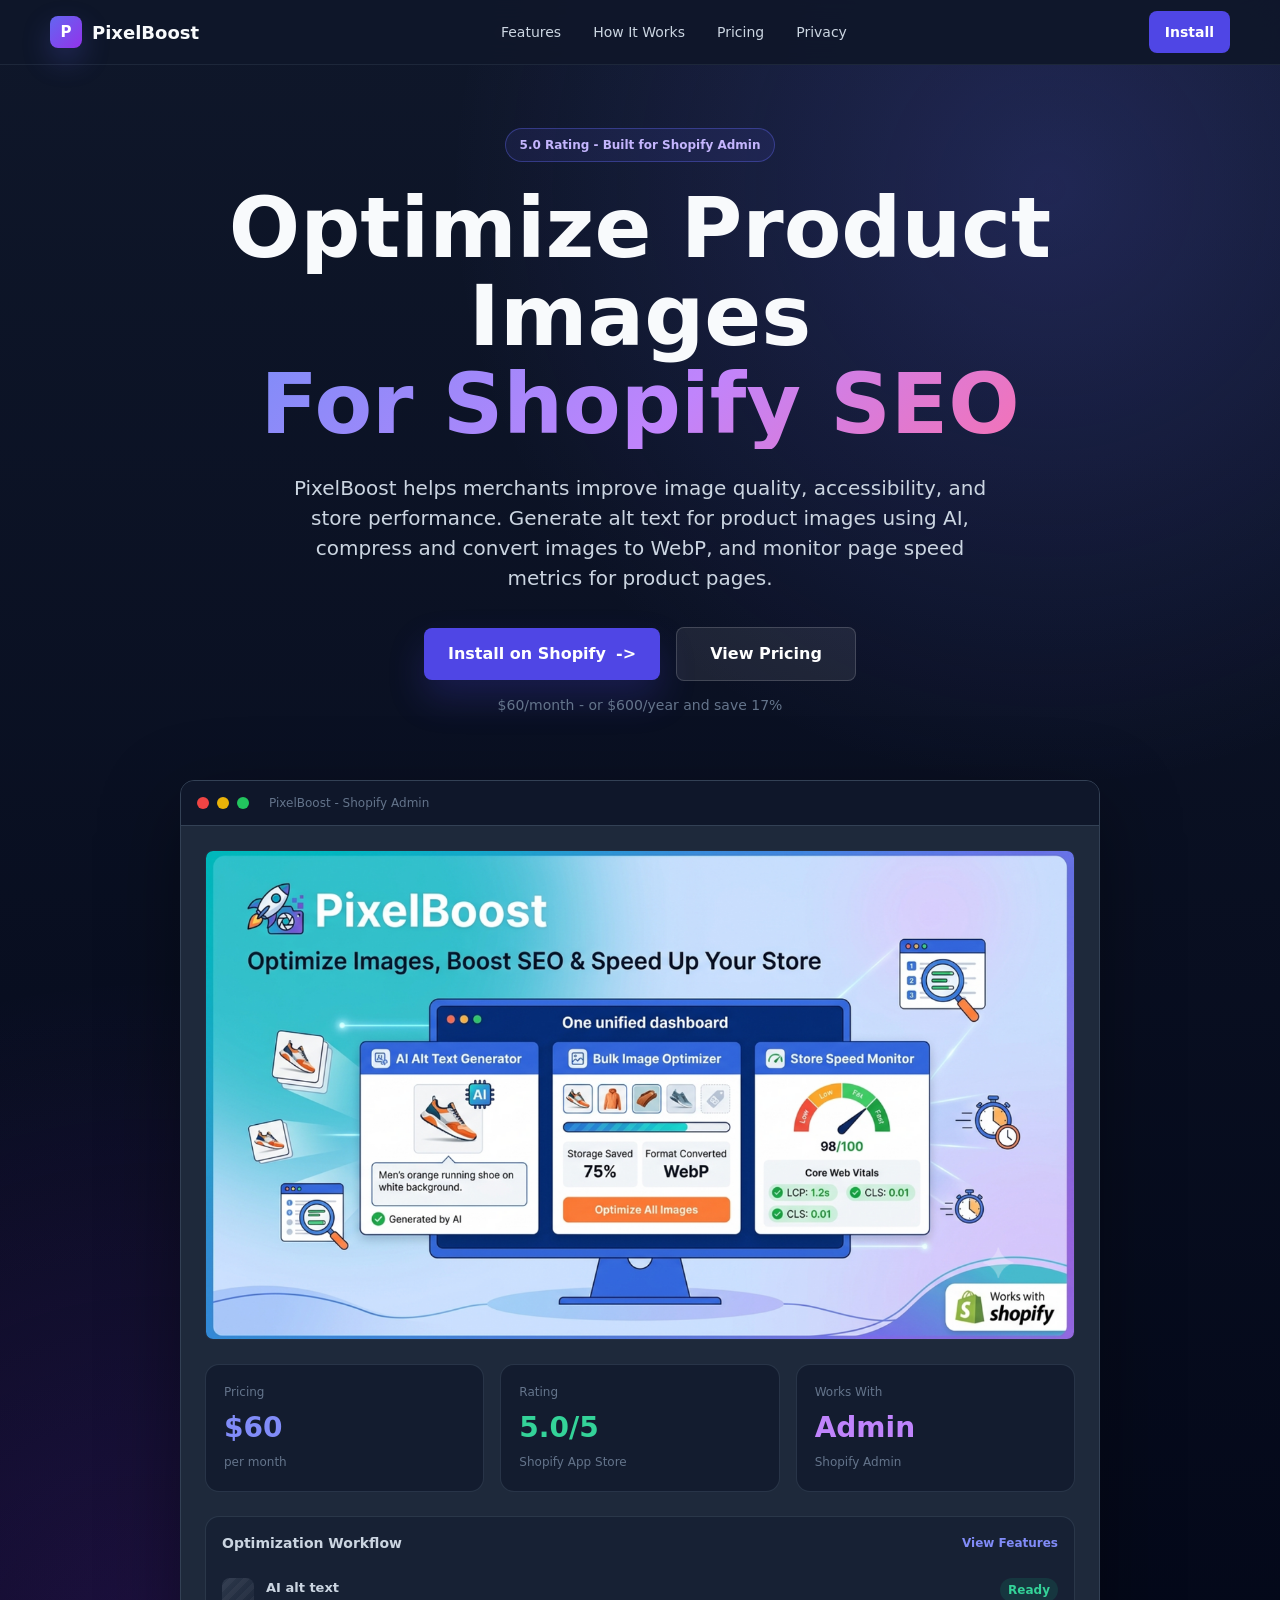
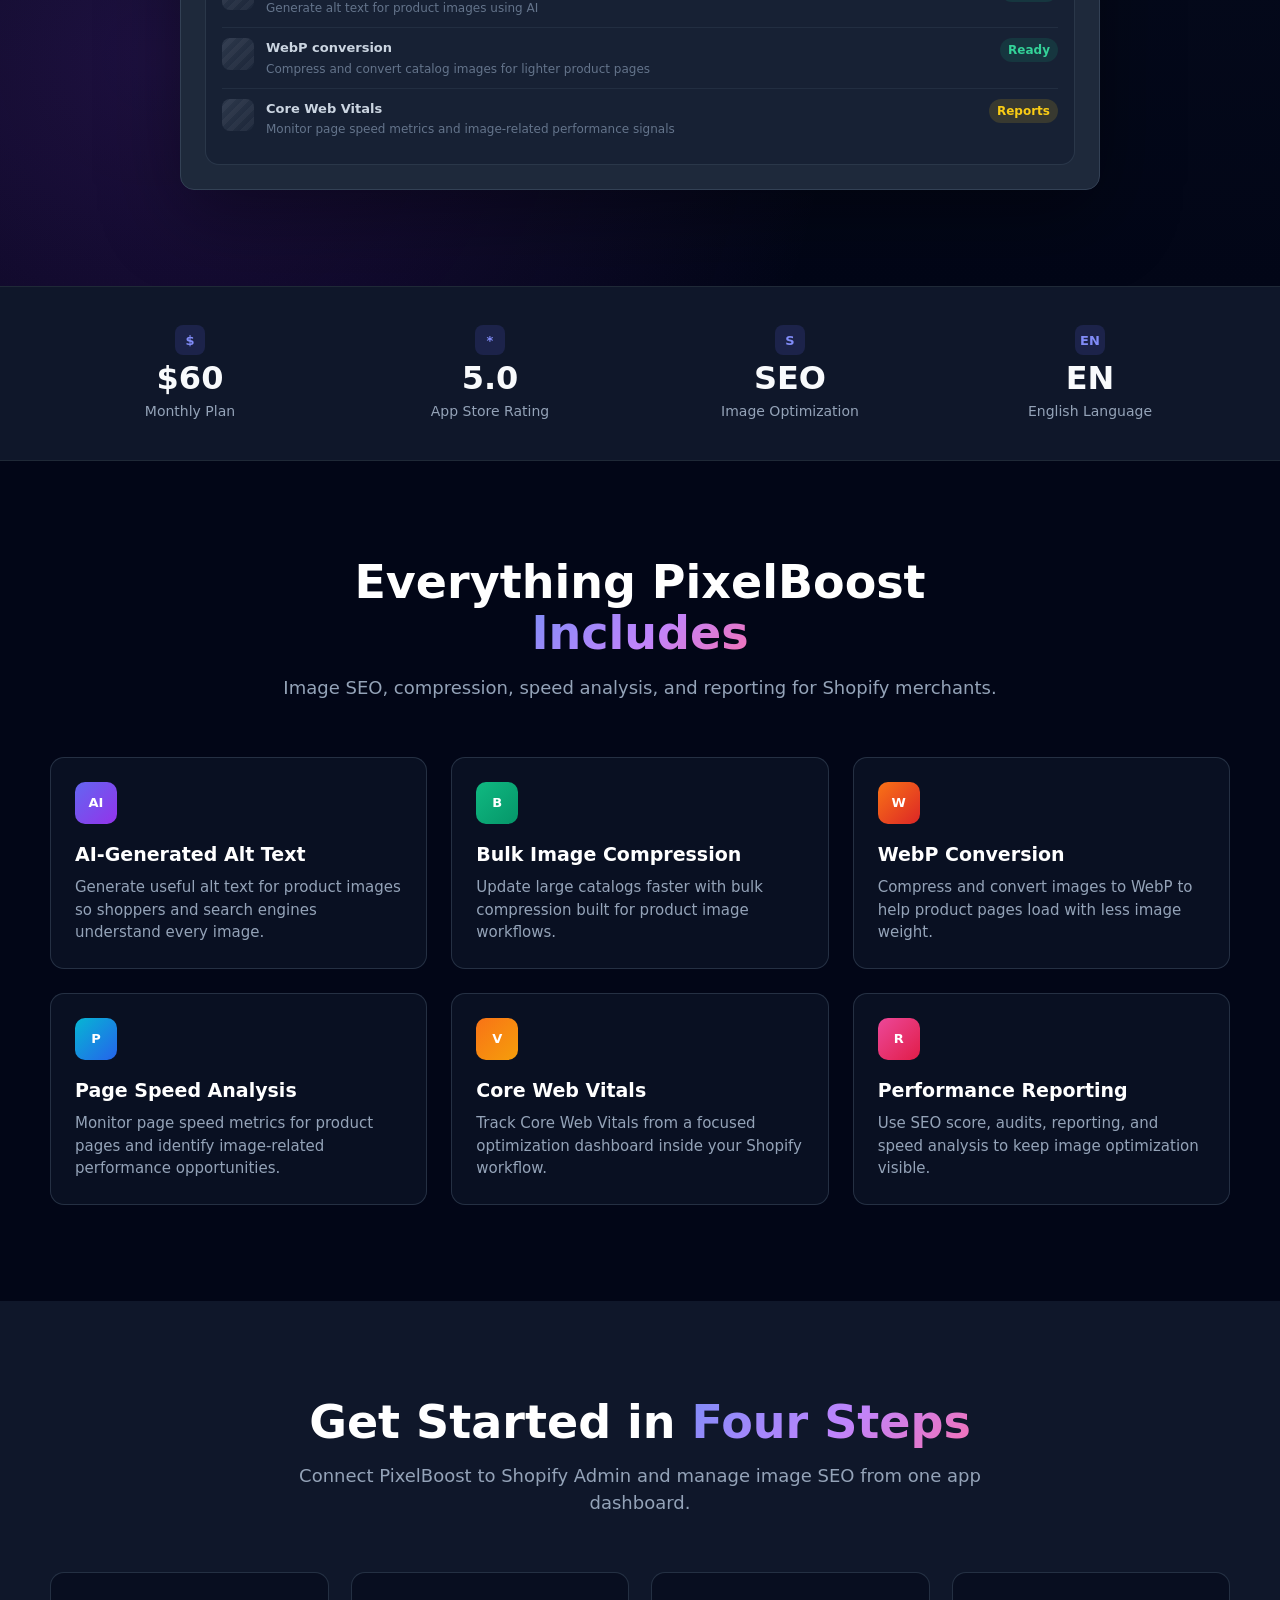
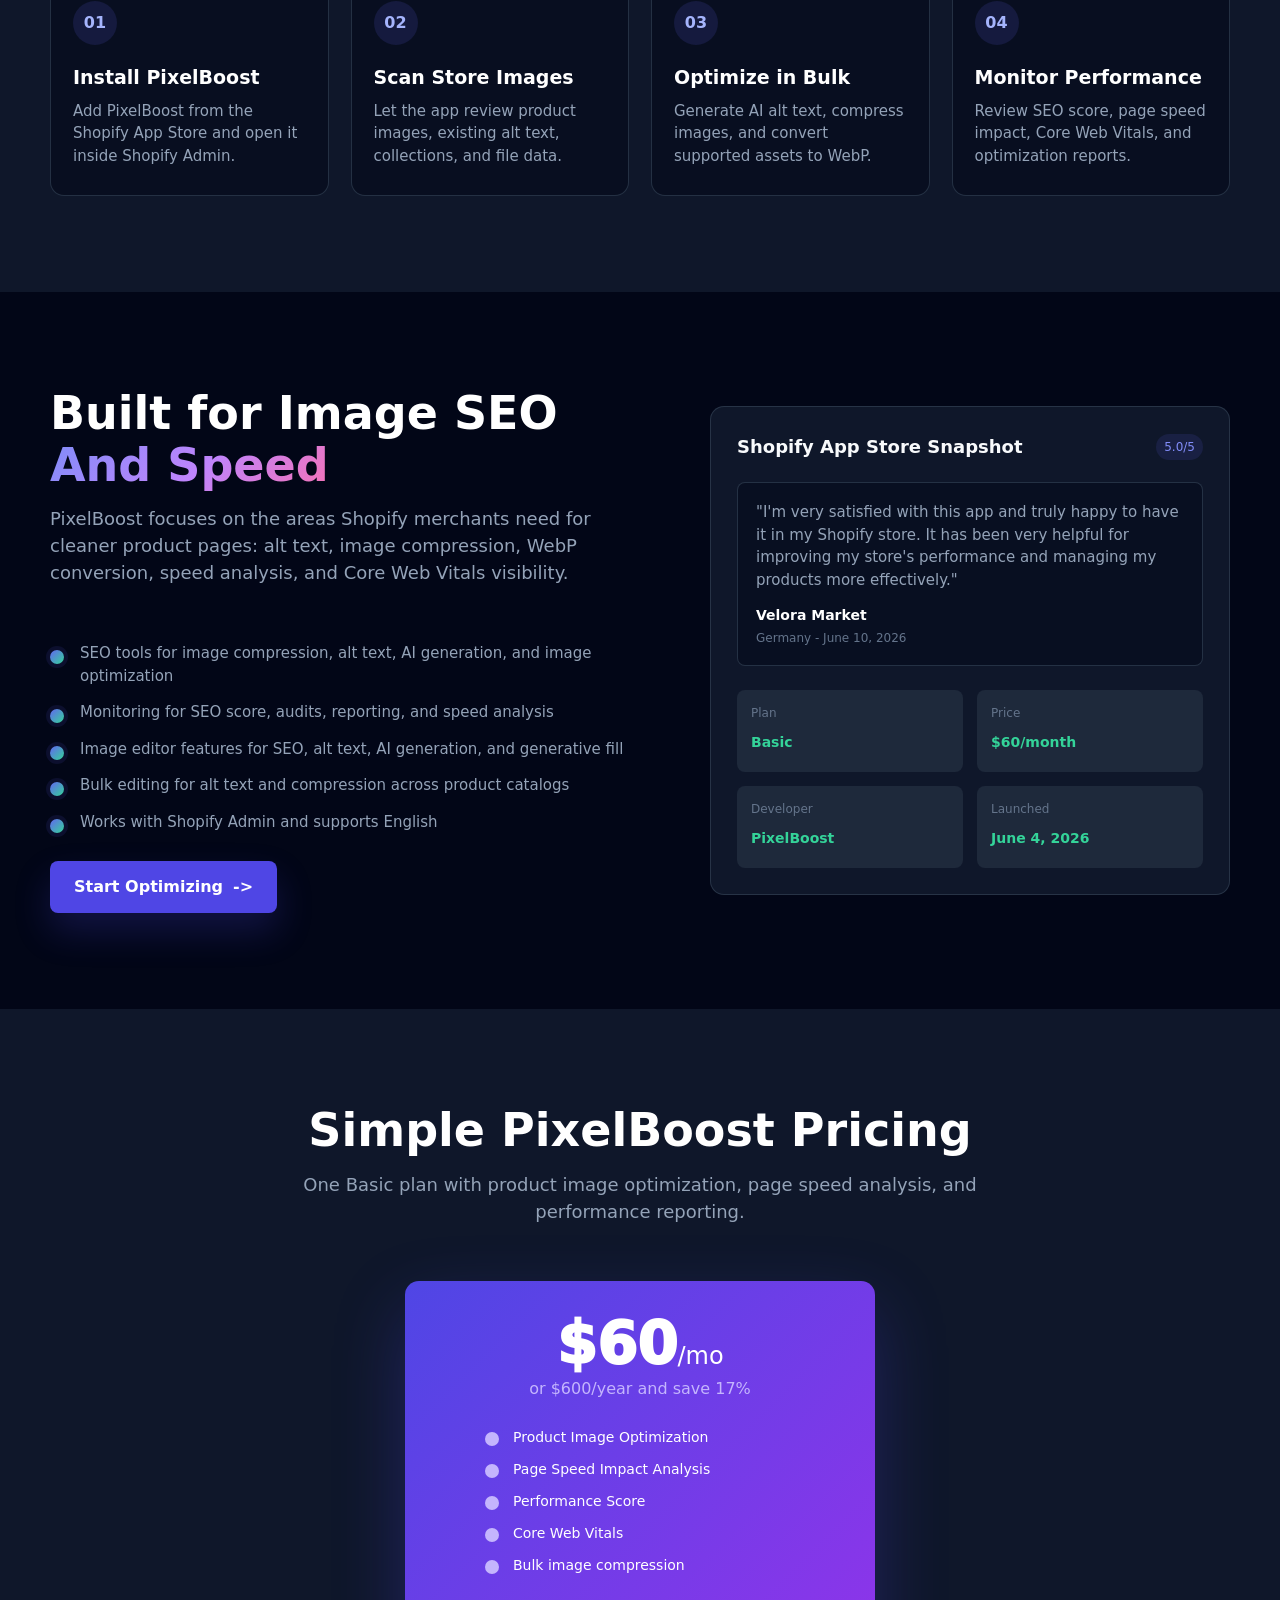
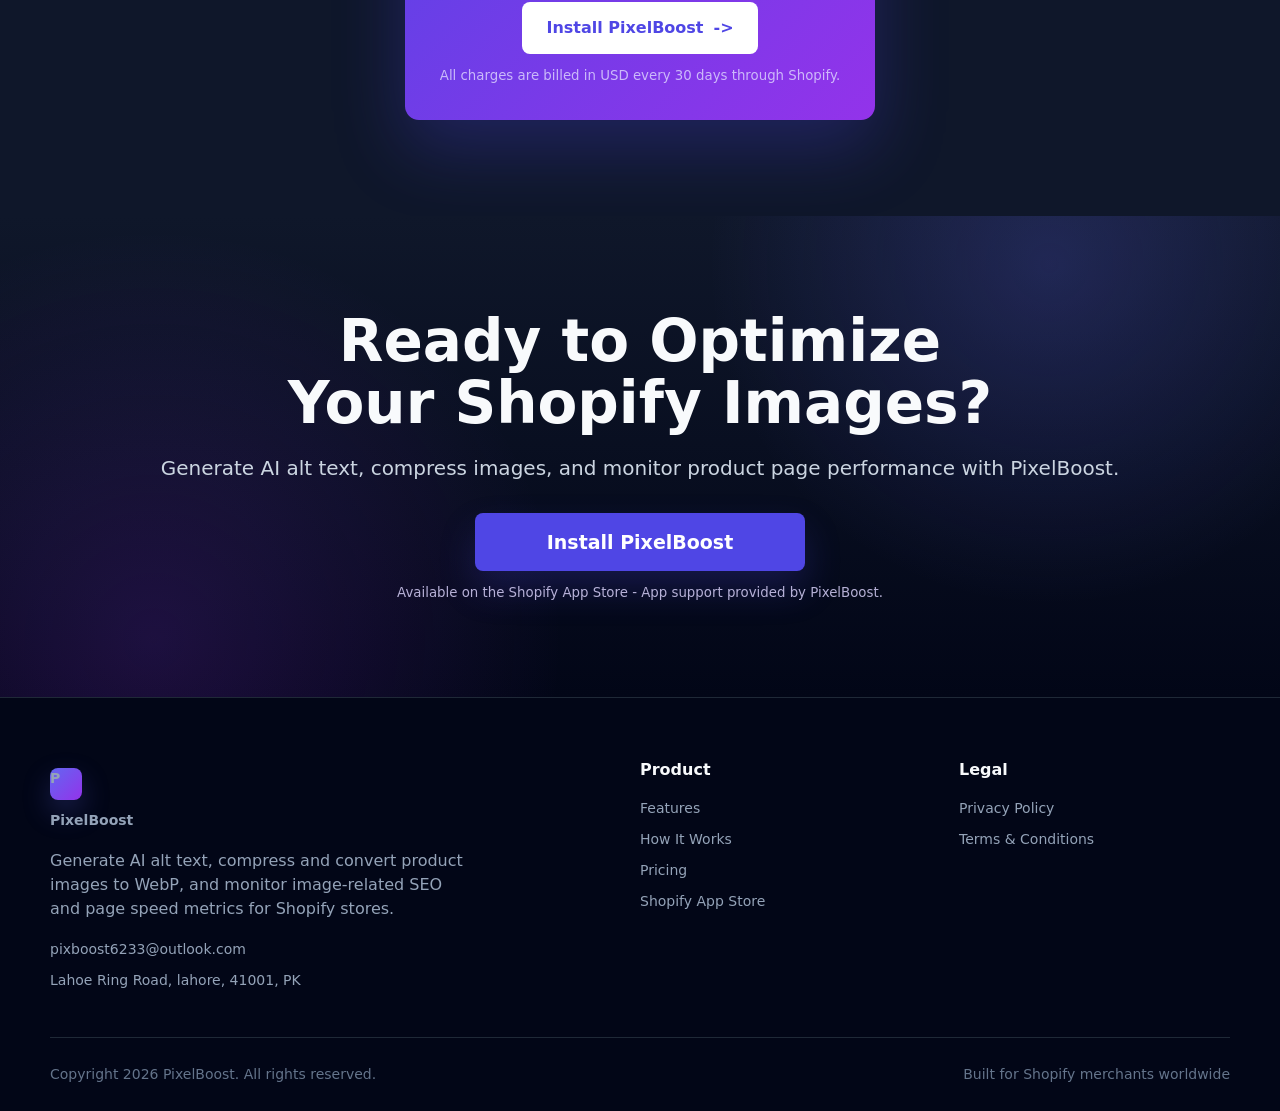
<file: index.html>
<!DOCTYPE html>
<html lang="en">
  <head>
    <meta charset="UTF-8" />
    <meta name="viewport" content="width=device-width, initial-scale=1.0" />
    <title>PixelBoost - Generate AI Alt Text and Optimize Images for SEO</title>
    <meta
      name="description"
      content="PixelBoost helps Shopify merchants generate AI alt text, compress and convert product images to WebP, and monitor page speed metrics from one dashboard."
    />
    <link rel="icon" href="favicon.ico" sizes="any" />
    <link rel="stylesheet" href="styles.css" />
  </head>
  <body>
    <header class="site-header">
      <nav class="nav-shell" aria-label="Main navigation">
        <a class="brand" href="#top" aria-label="PixelBoost home">
          <span class="brand-mark">P</span>
          <span>PixelBoost</span>
        </a>

        <button class="menu-button" type="button" aria-expanded="false" aria-controls="nav-menu">
          <span></span>
          <span></span>
          <span></span>
        </button>

        <div class="nav-menu" id="nav-menu">
          <a href="#features">Features</a>
          <a href="#how-it-works">How It Works</a>
          <a href="pricing.html">Pricing</a>
          <a href="privacy.html">Privacy</a>
        </div>

        <a class="nav-cta" href="https://apps.shopify.com/pixelboost" target="_blank" rel="noreferrer">
          Install
        </a>
      </nav>
    </header>

    <main id="top">
      <section class="hero section-glow">
        <div class="container hero-inner">
          <p class="eyebrow">5.0 Rating - Built for Shopify Admin</p>
          <h1>Optimize Product Images <span>For Shopify SEO</span></h1>
          <p class="hero-copy">
            PixelBoost helps merchants improve image quality, accessibility, and store performance. Generate alt text
            for product images using AI, compress and convert images to WebP, and monitor page speed metrics for
            product pages.
          </p>

          <div class="hero-actions">
            <a class="button button-primary" href="https://apps.shopify.com/pixelboost" target="_blank" rel="noreferrer">
              Install on Shopify
              <span aria-hidden="true">-></span>
            </a>
            <a class="button button-secondary" href="pricing.html">View Pricing</a>
          </div>

          <p class="muted-note">$60/month - or $600/year and save 17%</p>

          <article class="dashboard-preview" aria-label="PixelBoost Shopify admin dashboard preview">
            <div class="window-bar">
              <span class="dot dot-red"></span>
              <span class="dot dot-yellow"></span>
              <span class="dot dot-green"></span>
              <span class="window-title">PixelBoost - Shopify Admin</span>
            </div>

            <div class="product-shot">
              <img src="assets/pixelboost-hero.png" alt="PixelBoost app interface preview" />
            </div>

            <div class="metrics-grid">
              <div class="metric-card">
                <p>Pricing</p>
                <strong>$60</strong>
                <span>per month</span>
              </div>
              <div class="metric-card">
                <p>Rating</p>
                <strong class="green">5.0/5</strong>
                <span>Shopify App Store</span>
              </div>
              <div class="metric-card">
                <p>Works With</p>
                <strong class="purple">Admin</strong>
                <span>Shopify Admin</span>
              </div>
            </div>

            <div class="activity-panel">
              <div class="activity-heading">
                <span>Optimization Workflow</span>
                <a href="#features">View Features</a>
              </div>

              <div class="activity-row">
                <span class="image-chip"></span>
                <div>
                  <strong>AI alt text</strong>
                  <p>Generate alt text for product images using AI</p>
                </div>
                <span class="status done">Ready</span>
              </div>

              <div class="activity-row">
                <span class="image-chip"></span>
                <div>
                  <strong>WebP conversion</strong>
                  <p>Compress and convert catalog images for lighter product pages</p>
                </div>
                <span class="status done">Ready</span>
              </div>

              <div class="activity-row">
                <span class="image-chip"></span>
                <div>
                  <strong>Core Web Vitals</strong>
                  <p>Monitor page speed metrics and image-related performance signals</p>
                </div>
                <span class="status processing">Reports</span>
              </div>
            </div>
          </article>
        </div>
      </section>

      <section class="stat-strip" aria-label="Product highlights">
        <div class="container stats-grid">
          <div class="stat-item">
            <span class="stat-icon">$</span>
            <strong>$60</strong>
            <p>Monthly Plan</p>
          </div>
          <div class="stat-item">
            <span class="stat-icon">*</span>
            <strong>5.0</strong>
            <p>App Store Rating</p>
          </div>
          <div class="stat-item">
            <span class="stat-icon">S</span>
            <strong>SEO</strong>
            <p>Image Optimization</p>
          </div>
          <div class="stat-item">
            <span class="stat-icon">EN</span>
            <strong>EN</strong>
            <p>English Language</p>
          </div>
        </div>
      </section>

      <section class="section" id="features">
        <div class="container">
          <div class="section-heading">
            <h2>Everything PixelBoost <span>Includes</span></h2>
            <p>Image SEO, compression, speed analysis, and reporting for Shopify merchants.</p>
          </div>

          <div class="feature-grid">
            <article class="feature-card">
              <span class="feature-icon gradient-one">AI</span>
              <h3>AI-Generated Alt Text</h3>
              <p>Generate useful alt text for product images so shoppers and search engines understand every image.</p>
            </article>

            <article class="feature-card">
              <span class="feature-icon gradient-two">B</span>
              <h3>Bulk Image Compression</h3>
              <p>Update large catalogs faster with bulk compression built for product image workflows.</p>
            </article>

            <article class="feature-card">
              <span class="feature-icon gradient-three">W</span>
              <h3>WebP Conversion</h3>
              <p>Compress and convert images to WebP to help product pages load with less image weight.</p>
            </article>

            <article class="feature-card">
              <span class="feature-icon gradient-four">P</span>
              <h3>Page Speed Analysis</h3>
              <p>Monitor page speed metrics for product pages and identify image-related performance opportunities.</p>
            </article>

            <article class="feature-card">
              <span class="feature-icon gradient-five">V</span>
              <h3>Core Web Vitals</h3>
              <p>Track Core Web Vitals from a focused optimization dashboard inside your Shopify workflow.</p>
            </article>

            <article class="feature-card">
              <span class="feature-icon gradient-six">R</span>
              <h3>Performance Reporting</h3>
              <p>Use SEO score, audits, reporting, and speed analysis to keep image optimization visible.</p>
            </article>
          </div>
        </div>
      </section>

      <section class="section alt-section" id="how-it-works">
        <div class="container">
          <div class="section-heading">
            <h2>Get Started in <span>Four Steps</span></h2>
            <p>Connect PixelBoost to Shopify Admin and manage image SEO from one app dashboard.</p>
          </div>

          <div class="steps-grid">
            <article class="step-card">
              <span>01</span>
              <h3>Install PixelBoost</h3>
              <p>Add PixelBoost from the Shopify App Store and open it inside Shopify Admin.</p>
            </article>
            <article class="step-card">
              <span>02</span>
              <h3>Scan Store Images</h3>
              <p>Let the app review product images, existing alt text, collections, and file data.</p>
            </article>
            <article class="step-card">
              <span>03</span>
              <h3>Optimize in Bulk</h3>
              <p>Generate AI alt text, compress images, and convert supported assets to WebP.</p>
            </article>
            <article class="step-card">
              <span>04</span>
              <h3>Monitor Performance</h3>
              <p>Review SEO score, page speed impact, Core Web Vitals, and optimization reports.</p>
            </article>
          </div>
        </div>
      </section>

      <section class="section seo-section">
        <div class="container seo-grid">
          <div>
            <div class="section-heading align-left">
              <h2>Built for Image SEO <span>And Speed</span></h2>
              <p>
                PixelBoost focuses on the areas Shopify merchants need for cleaner product pages: alt text, image
                compression, WebP conversion, speed analysis, and Core Web Vitals visibility.
              </p>
            </div>

            <ul class="check-list">
              <li>SEO tools for image compression, alt text, AI generation, and image optimization</li>
              <li>Monitoring for SEO score, audits, reporting, and speed analysis</li>
              <li>Image editor features for SEO, alt text, AI generation, and generative fill</li>
              <li>Bulk editing for alt text and compression across product catalogs</li>
              <li>Works with Shopify Admin and supports English</li>
            </ul>

            <a class="button button-primary" href="https://apps.shopify.com/pixelboost" target="_blank" rel="noreferrer">
              Start Optimizing
              <span aria-hidden="true">-></span>
            </a>
          </div>

          <article class="impact-card">
            <div class="impact-heading">
              <h3>Shopify App Store Snapshot</h3>
              <span>5.0/5</span>
            </div>

            <div class="review-card">
              <p>
                "I'm very satisfied with this app and truly happy to have it in my Shopify store. It has been very
                helpful for improving my store's performance and managing my products more effectively."
              </p>
              <strong>Velora Market</strong>
              <span>Germany - June 10, 2026</span>
            </div>

            <div class="mini-grid">
              <div>
                <p>Plan</p>
                <strong>Basic</strong>
              </div>
              <div>
                <p>Price</p>
                <strong>$60/month</strong>
              </div>
              <div>
                <p>Developer</p>
                <strong>PixelBoost</strong>
              </div>
              <div>
                <p>Launched</p>
                <strong>June 4, 2026</strong>
              </div>
            </div>
          </article>
        </div>
      </section>

      <section class="section pricing-section" id="pricing">
        <div class="container pricing-container">
          <div class="section-heading">
            <h2>Simple PixelBoost Pricing</h2>
            <p>One Basic plan with product image optimization, page speed analysis, and performance reporting.</p>
          </div>

          <article class="pricing-card">
            <div class="price">$60<span>/mo</span></div>
            <p>or $600/year and save 17%</p>
            <ul>
              <li>Product Image Optimization</li>
              <li>Page Speed Impact Analysis</li>
              <li>Performance Score</li>
              <li>Core Web Vitals</li>
              <li>Bulk image compression</li>
            </ul>
            <a class="button price-button" href="https://apps.shopify.com/pixelboost" target="_blank" rel="noreferrer">
              Install PixelBoost
              <span aria-hidden="true">-></span>
            </a>
            <small>All charges are billed in USD every 30 days through Shopify.</small>
          </article>
        </div>
      </section>

      <section class="final-cta section-glow">
        <div class="container">
          <h2>Ready to Optimize Your Shopify Images?</h2>
          <p>Generate AI alt text, compress images, and monitor product page performance with PixelBoost.</p>
          <a class="button button-primary large-button" href="https://apps.shopify.com/pixelboost" target="_blank" rel="noreferrer">
            Install PixelBoost
          </a>
          <small>Available on the Shopify App Store - App support provided by PixelBoost.</small>
        </div>
      </section>
    </main>

    <footer class="footer" id="footer">
      <div class="container footer-grid">
        <div class="footer-brand">
          <a class="brand" href="#top">
            <span class="brand-mark">P</span>
            <span>PixelBoost</span>
          </a>
          <p>
            Generate AI alt text, compress and convert product images to WebP, and monitor image-related SEO and page
            speed metrics for Shopify stores.
          </p>
          <a href="mailto:pixboost6233@outlook.com">pixboost6233@outlook.com</a>
          <span>Lahoe Ring Road, lahore, 41001, PK</span>
        </div>

        <div>
          <h3>Product</h3>
          <a href="#features">Features</a>
          <a href="#how-it-works">How It Works</a>
          <a href="pricing.html">Pricing</a>
          <a href="https://apps.shopify.com/pixelboost" target="_blank" rel="noreferrer">Shopify App Store</a>
        </div>

        <div>
          <h3>Legal</h3>
          <a href="privacy.html">Privacy Policy</a>
          <a href="terms.html">Terms &amp; Conditions</a>
        </div>
      </div>

      <div class="container footer-bottom">
        <p>Copyright 2026 PixelBoost. All rights reserved.</p>
        <p>Built for Shopify merchants worldwide</p>
      </div>
    </footer>

    <script src="script.js"></script>
  </body>
</html>
</file>
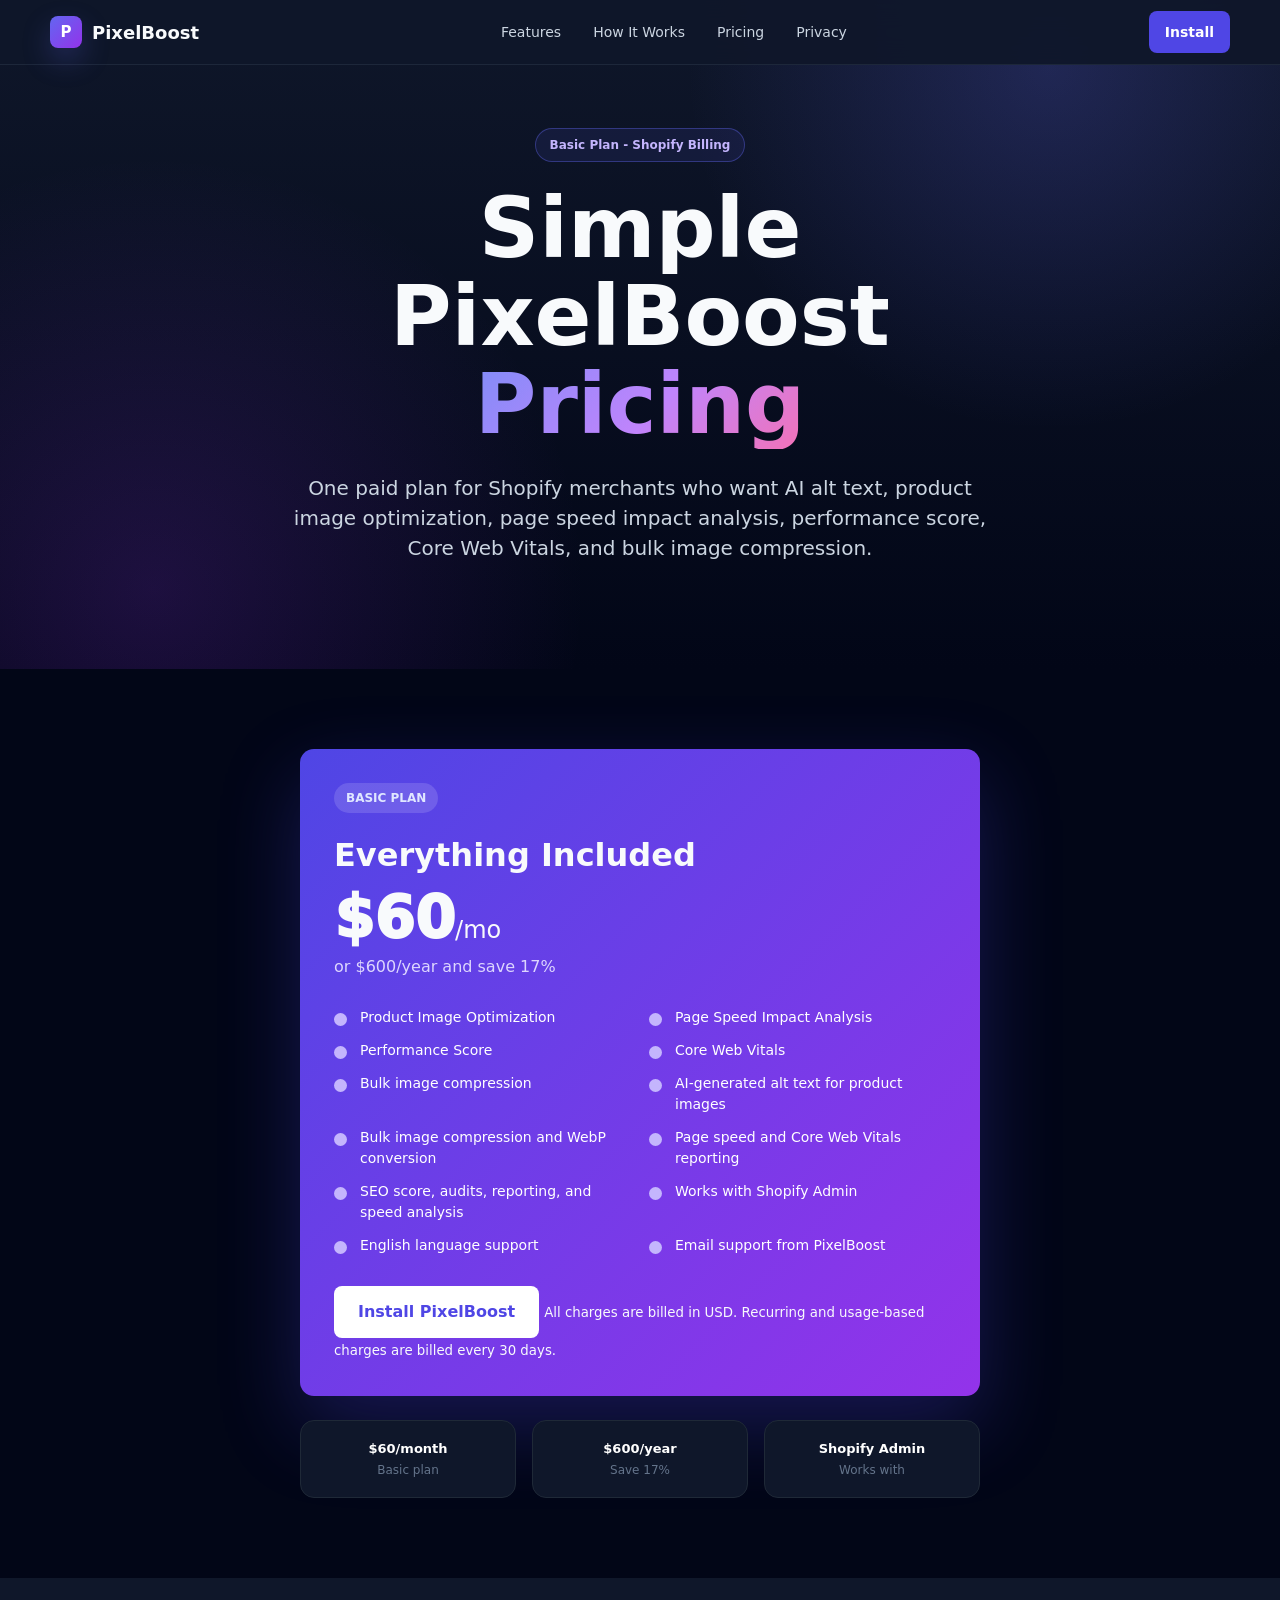
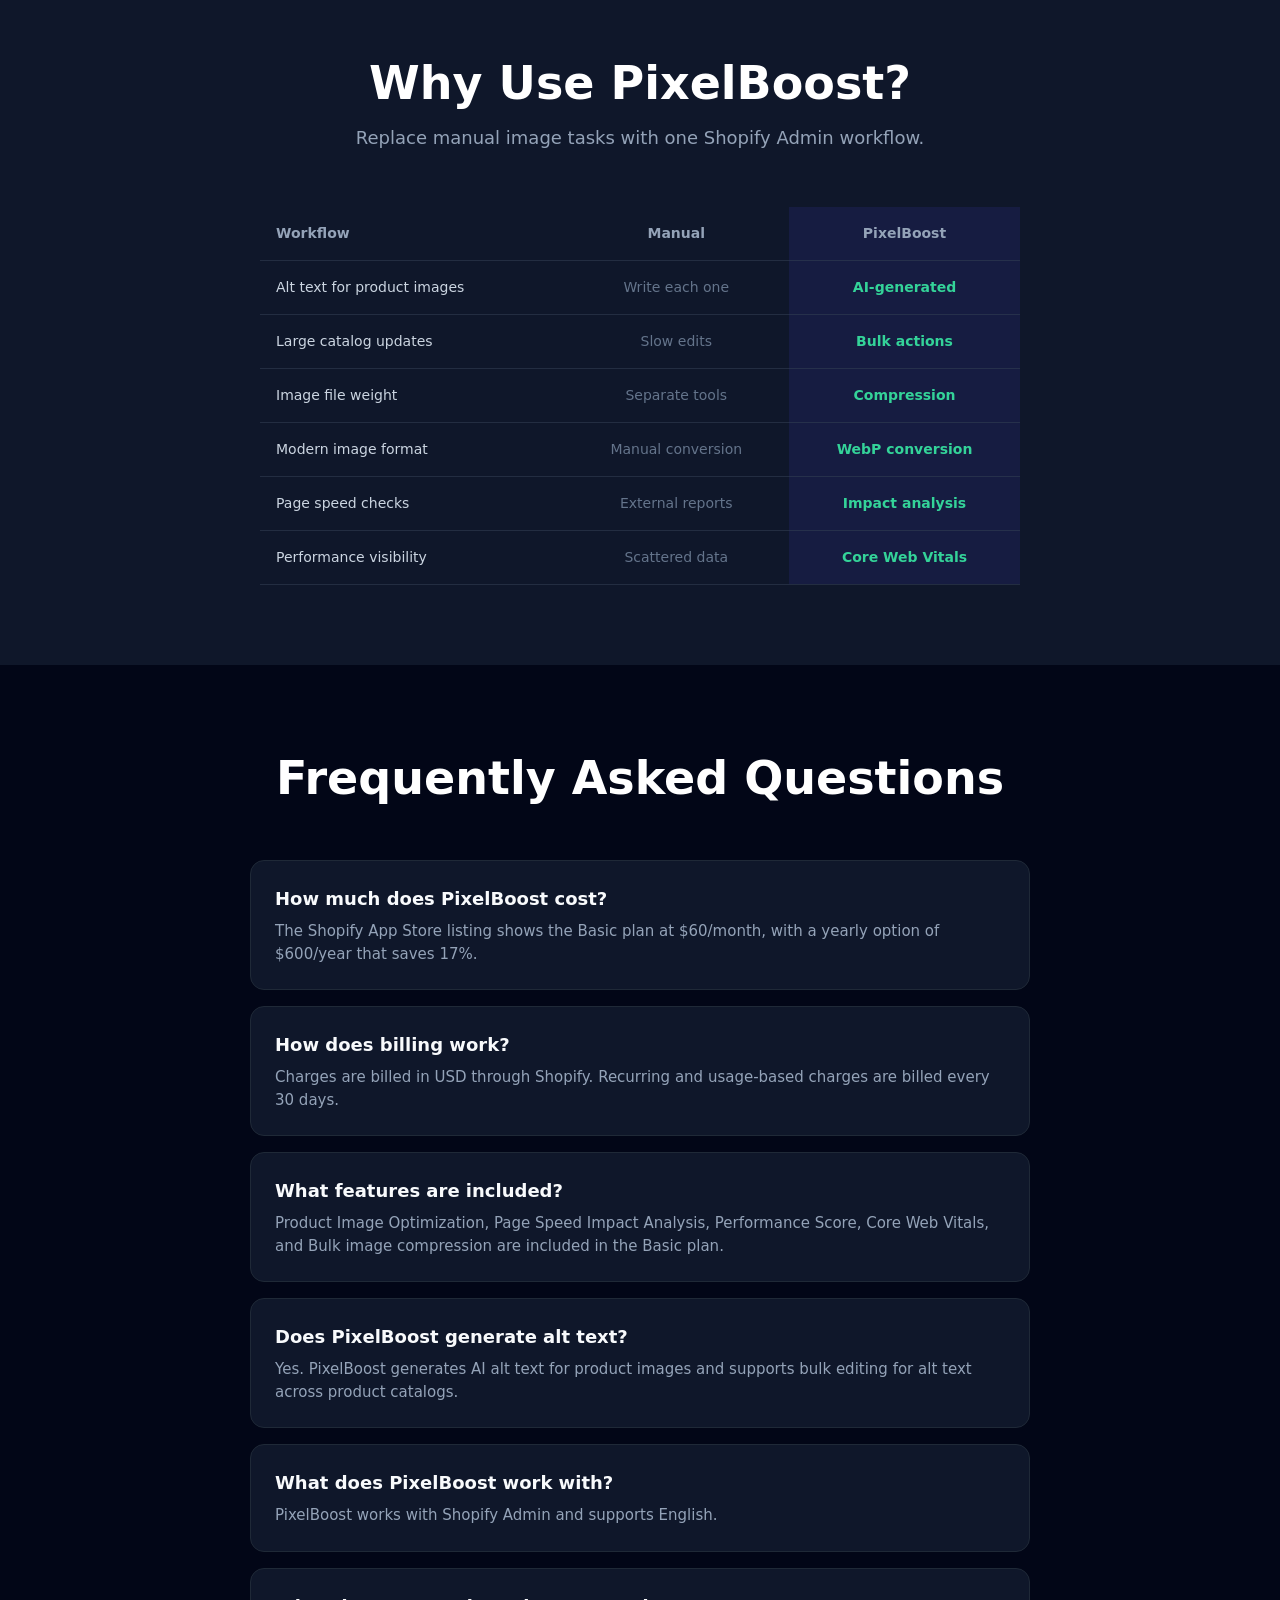
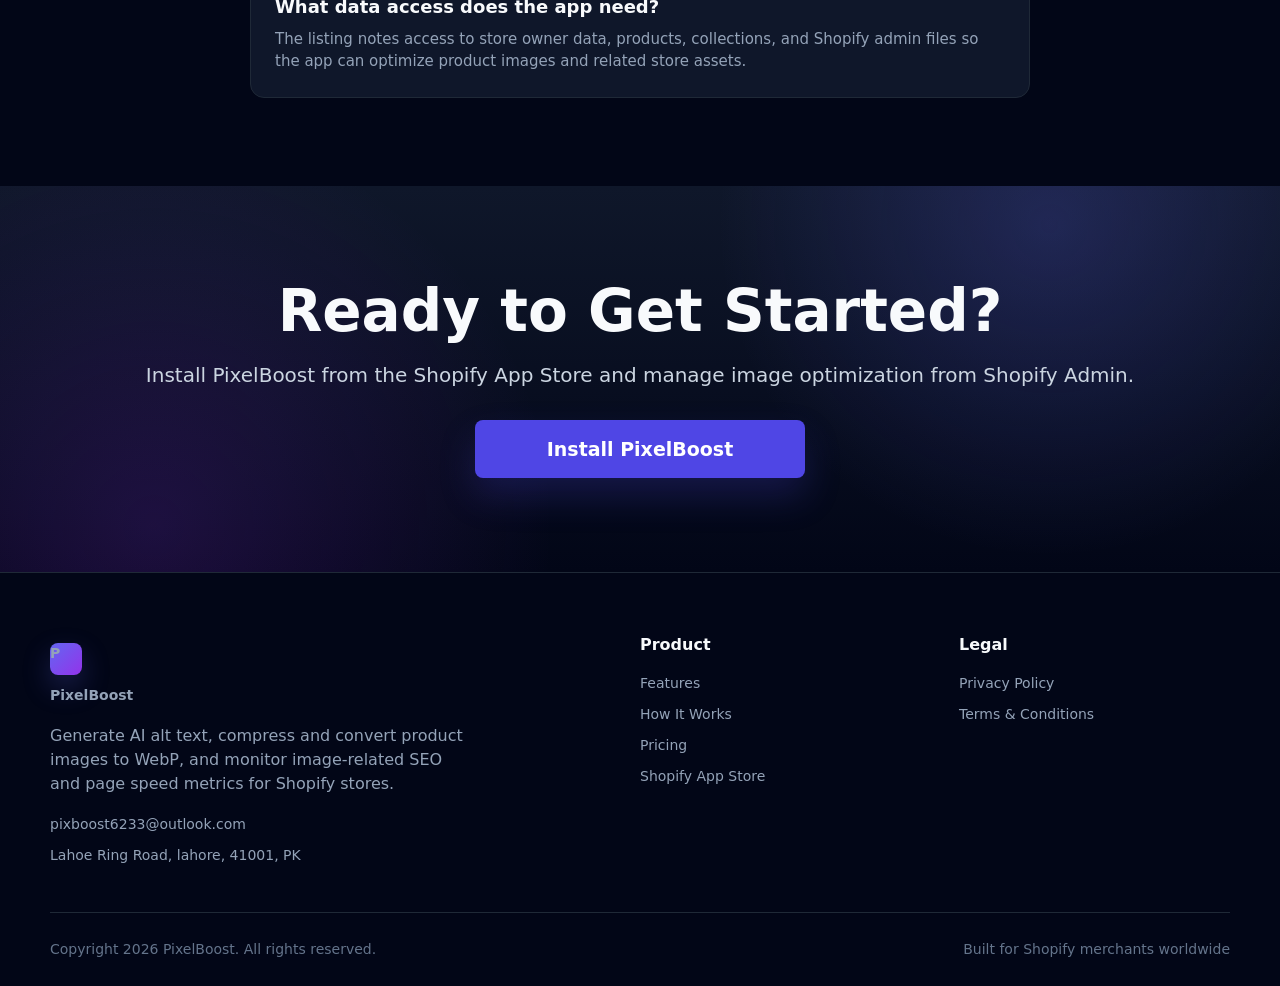
<file: pricing.html>
<!DOCTYPE html>
<html lang="en">
  <head>
    <meta charset="UTF-8" />
    <meta name="viewport" content="width=device-width, initial-scale=1.0" />
    <title>Pricing - PixelBoost</title>
    <meta
      name="description"
      content="PixelBoost pricing for Shopify merchants: Basic plan at $60 per month, or $600 per year and save 17%."
    />
    <link rel="icon" href="favicon.ico" sizes="any" />
    <link rel="stylesheet" href="styles.css" />
  </head>
  <body>
    <header class="site-header">
      <nav class="nav-shell" aria-label="Main navigation">
        <a class="brand" href="index.html" aria-label="PixelBoost home">
          <span class="brand-mark">P</span>
          <span>PixelBoost</span>
        </a>

        <button class="menu-button" type="button" aria-expanded="false" aria-controls="nav-menu">
          <span></span>
          <span></span>
          <span></span>
        </button>

        <div class="nav-menu" id="nav-menu">
          <a href="index.html#features">Features</a>
          <a href="index.html#how-it-works">How It Works</a>
          <a href="pricing.html">Pricing</a>
          <a href="privacy.html">Privacy</a>
        </div>

        <a class="nav-cta" href="https://apps.shopify.com/pixelboost" target="_blank" rel="noreferrer">
          Install
        </a>
      </nav>
    </header>

    <main>
      <section class="pricing-page-hero section-glow">
        <div class="container">
          <p class="eyebrow">Basic Plan - Shopify Billing</p>
          <h1>Simple PixelBoost <span>Pricing</span></h1>
          <p class="hero-copy">
            One paid plan for Shopify merchants who want AI alt text, product image optimization, page speed impact
            analysis, performance score, Core Web Vitals, and bulk image compression.
          </p>
        </div>
      </section>

      <section class="pricing-detail-section">
        <div class="container">
          <article class="pricing-detail-card">
            <span class="plan-label">Basic Plan</span>
            <h2>Everything Included</h2>
            <div class="price">$60<span>/mo</span></div>
            <p>or $600/year and save 17%</p>

            <ul class="included-grid">
              <li>Product Image Optimization</li>
              <li>Page Speed Impact Analysis</li>
              <li>Performance Score</li>
              <li>Core Web Vitals</li>
              <li>Bulk image compression</li>
              <li>AI-generated alt text for product images</li>
              <li>Bulk image compression and WebP conversion</li>
              <li>Page speed and Core Web Vitals reporting</li>
              <li>SEO score, audits, reporting, and speed analysis</li>
              <li>Works with Shopify Admin</li>
              <li>English language support</li>
              <li>Email support from PixelBoost</li>
            </ul>

            <a class="button price-button" href="https://apps.shopify.com/pixelboost" target="_blank" rel="noreferrer">
              Install PixelBoost
            </a>
            <small>All charges are billed in USD. Recurring and usage-based charges are billed every 30 days.</small>
          </article>

          <div class="pricing-badges" aria-label="Pricing details">
            <div class="pricing-badge">
              <strong>$60/month</strong>
              <span>Basic plan</span>
            </div>
            <div class="pricing-badge">
              <strong>$600/year</strong>
              <span>Save 17%</span>
            </div>
            <div class="pricing-badge">
              <strong>Shopify Admin</strong>
              <span>Works with</span>
            </div>
          </div>
        </div>
      </section>

      <section class="compare-section">
        <div class="container pricing-container">
          <div class="section-heading">
            <h2>Why Use PixelBoost?</h2>
            <p>Replace manual image tasks with one Shopify Admin workflow.</p>
          </div>

          <div class="comparison-wrap">
            <table class="comparison-table">
              <thead>
                <tr>
                  <th>Workflow</th>
                  <th>Manual</th>
                  <th>PixelBoost</th>
                </tr>
              </thead>
              <tbody>
                <tr>
                  <td>Alt text for product images</td>
                  <td>Write each one</td>
                  <td>AI-generated</td>
                </tr>
                <tr>
                  <td>Large catalog updates</td>
                  <td>Slow edits</td>
                  <td>Bulk actions</td>
                </tr>
                <tr>
                  <td>Image file weight</td>
                  <td>Separate tools</td>
                  <td>Compression</td>
                </tr>
                <tr>
                  <td>Modern image format</td>
                  <td>Manual conversion</td>
                  <td>WebP conversion</td>
                </tr>
                <tr>
                  <td>Page speed checks</td>
                  <td>External reports</td>
                  <td>Impact analysis</td>
                </tr>
                <tr>
                  <td>Performance visibility</td>
                  <td>Scattered data</td>
                  <td>Core Web Vitals</td>
                </tr>
              </tbody>
            </table>
          </div>
        </div>
      </section>

      <section class="faq-section">
        <div class="container">
          <div class="section-heading">
            <h2>Frequently Asked Questions</h2>
          </div>

          <div class="faq-list">
            <article class="faq-card">
              <h3>How much does PixelBoost cost?</h3>
              <p>
                The Shopify App Store listing shows the Basic plan at $60/month, with a yearly option of $600/year that
                saves 17%.
              </p>
            </article>

            <article class="faq-card">
              <h3>How does billing work?</h3>
              <p>
                Charges are billed in USD through Shopify. Recurring and usage-based charges are billed every 30 days.
              </p>
            </article>

            <article class="faq-card">
              <h3>What features are included?</h3>
              <p>
                Product Image Optimization, Page Speed Impact Analysis, Performance Score, Core Web Vitals, and Bulk
                image compression are included in the Basic plan.
              </p>
            </article>

            <article class="faq-card">
              <h3>Does PixelBoost generate alt text?</h3>
              <p>
                Yes. PixelBoost generates AI alt text for product images and supports bulk editing for alt text across
                product catalogs.
              </p>
            </article>

            <article class="faq-card">
              <h3>What does PixelBoost work with?</h3>
              <p>PixelBoost works with Shopify Admin and supports English.</p>
            </article>

            <article class="faq-card">
              <h3>What data access does the app need?</h3>
              <p>
                The listing notes access to store owner data, products, collections, and Shopify admin files so the app
                can optimize product images and related store assets.
              </p>
            </article>
          </div>
        </div>
      </section>

      <section class="final-cta section-glow">
        <div class="container">
          <h2>Ready to Get Started?</h2>
          <p>Install PixelBoost from the Shopify App Store and manage image optimization from Shopify Admin.</p>
          <a class="button button-primary large-button" href="https://apps.shopify.com/pixelboost" target="_blank" rel="noreferrer">
            Install PixelBoost
          </a>
        </div>
      </section>
    </main>

    <footer class="footer" id="footer">
      <div class="container footer-grid">
        <div class="footer-brand">
          <a class="brand" href="index.html">
            <span class="brand-mark">P</span>
            <span>PixelBoost</span>
          </a>
          <p>
            Generate AI alt text, compress and convert product images to WebP, and monitor image-related SEO and page
            speed metrics for Shopify stores.
          </p>
          <a href="mailto:pixboost6233@outlook.com">pixboost6233@outlook.com</a>
          <span>Lahoe Ring Road, lahore, 41001, PK</span>
        </div>

        <div>
          <h3>Product</h3>
          <a href="index.html#features">Features</a>
          <a href="index.html#how-it-works">How It Works</a>
          <a href="pricing.html">Pricing</a>
          <a href="https://apps.shopify.com/pixelboost" target="_blank" rel="noreferrer">Shopify App Store</a>
        </div>

        <div>
          <h3>Legal</h3>
          <a href="privacy.html">Privacy Policy</a>
          <a href="terms.html">Terms &amp; Conditions</a>
        </div>
      </div>

      <div class="container footer-bottom">
        <p>Copyright 2026 PixelBoost. All rights reserved.</p>
        <p>Built for Shopify merchants worldwide</p>
      </div>
    </footer>

    <script src="script.js"></script>
  </body>
</html>
</file>
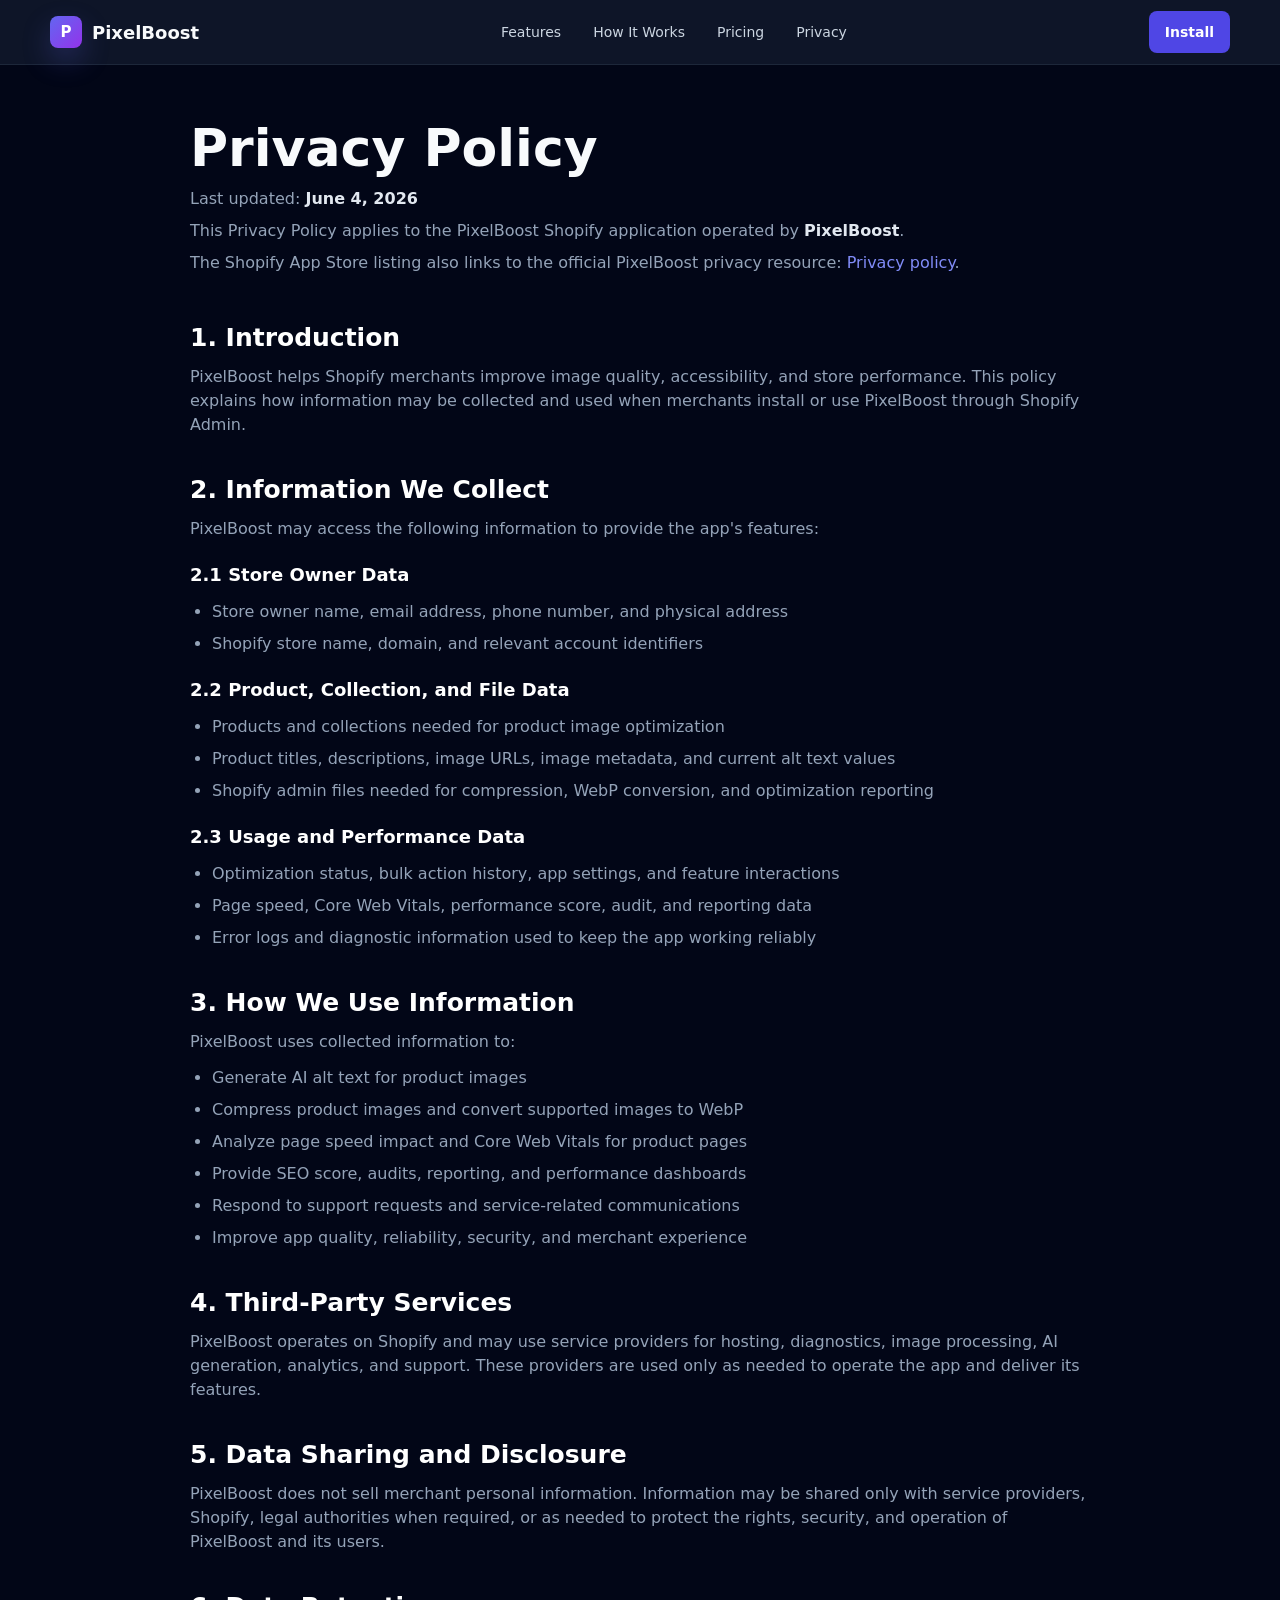
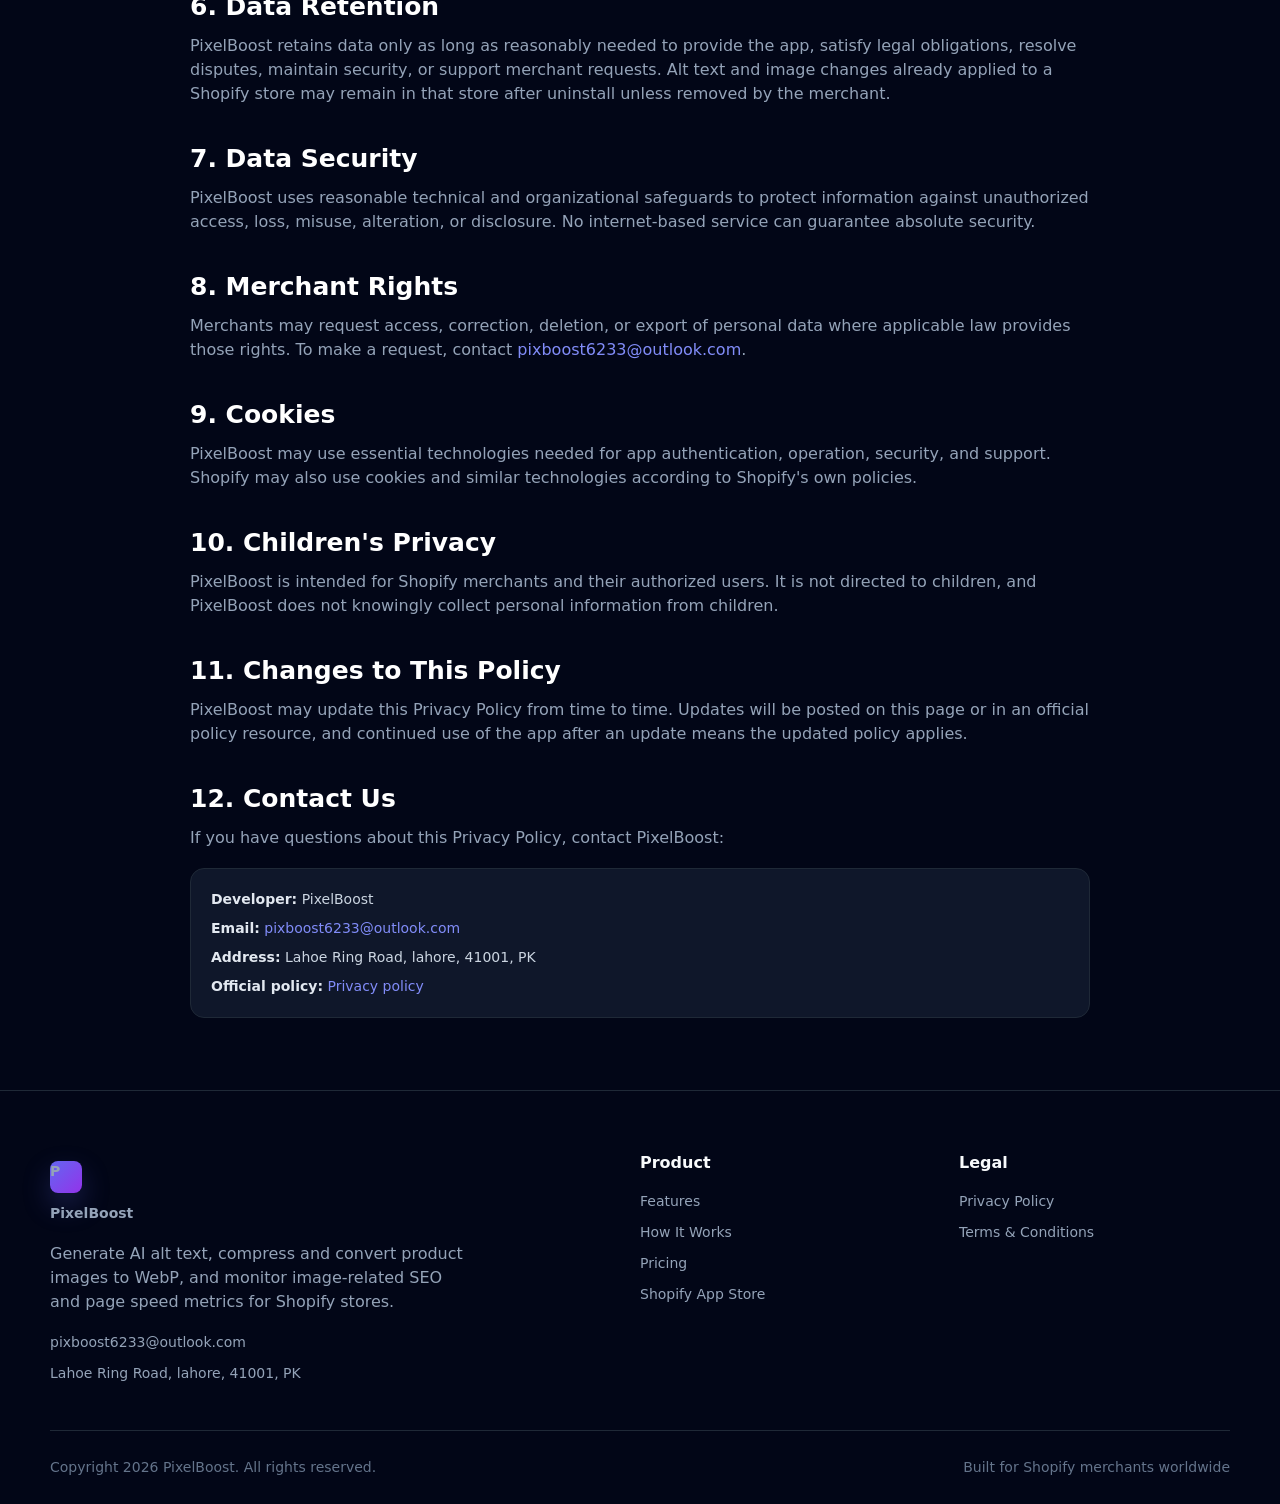
<file: privacy.html>
<!DOCTYPE html>
<html lang="en">
  <head>
    <meta charset="UTF-8" />
    <meta name="viewport" content="width=device-width, initial-scale=1.0" />
    <title>Privacy Policy - PixelBoost</title>
    <meta
      name="description"
      content="Privacy Policy for PixelBoost, a Shopify app for AI alt text, image optimization, WebP conversion, page speed reporting, and Core Web Vitals monitoring."
    />
    <link rel="icon" href="favicon.ico" sizes="any" />
    <link rel="stylesheet" href="styles.css" />
  </head>
  <body>
    <header class="site-header">
      <nav class="nav-shell" aria-label="Main navigation">
        <a class="brand" href="index.html" aria-label="PixelBoost home">
          <span class="brand-mark">P</span>
          <span>PixelBoost</span>
        </a>

        <button class="menu-button" type="button" aria-expanded="false" aria-controls="nav-menu">
          <span></span>
          <span></span>
          <span></span>
        </button>

        <div class="nav-menu" id="nav-menu">
          <a href="index.html#features">Features</a>
          <a href="index.html#how-it-works">How It Works</a>
          <a href="pricing.html">Pricing</a>
          <a href="privacy.html">Privacy</a>
        </div>

        <a class="nav-cta" href="https://apps.shopify.com/pixelboost" target="_blank" rel="noreferrer">
          Install
        </a>
      </nav>
    </header>

    <main class="legal-main">
      <div class="legal-container">
        <div class="legal-header">
          <h1>Privacy Policy</h1>
          <p>Last updated: <strong>June 4, 2026</strong></p>
          <p>
            This Privacy Policy applies to the PixelBoost Shopify application operated by
            <strong>PixelBoost</strong>.
          </p>
          <p>
            The Shopify App Store listing also links to the official PixelBoost privacy resource:
            <a
              class="text-link"
              href="https://docs.google.com/document/d/1qjCpdZlhHM_WH2oOwCgiNxIGQRrwrvsZLNg54wYwlzk/edit?usp=sharing"
              target="_blank"
              rel="noreferrer"
              >Privacy policy</a
            >.
          </p>
        </div>

        <div class="legal-content">
          <section class="legal-section">
            <h2>1. Introduction</h2>
            <p>
              PixelBoost helps Shopify merchants improve image quality, accessibility, and store performance. This
              policy explains how information may be collected and used when merchants install or use PixelBoost through
              Shopify Admin.
            </p>
          </section>

          <section class="legal-section">
            <h2>2. Information We Collect</h2>
            <p>PixelBoost may access the following information to provide the app's features:</p>

            <h3>2.1 Store Owner Data</h3>
            <ul>
              <li>Store owner name, email address, phone number, and physical address</li>
              <li>Shopify store name, domain, and relevant account identifiers</li>
            </ul>

            <h3>2.2 Product, Collection, and File Data</h3>
            <ul>
              <li>Products and collections needed for product image optimization</li>
              <li>Product titles, descriptions, image URLs, image metadata, and current alt text values</li>
              <li>Shopify admin files needed for compression, WebP conversion, and optimization reporting</li>
            </ul>

            <h3>2.3 Usage and Performance Data</h3>
            <ul>
              <li>Optimization status, bulk action history, app settings, and feature interactions</li>
              <li>Page speed, Core Web Vitals, performance score, audit, and reporting data</li>
              <li>Error logs and diagnostic information used to keep the app working reliably</li>
            </ul>
          </section>

          <section class="legal-section">
            <h2>3. How We Use Information</h2>
            <p>PixelBoost uses collected information to:</p>
            <ul>
              <li>Generate AI alt text for product images</li>
              <li>Compress product images and convert supported images to WebP</li>
              <li>Analyze page speed impact and Core Web Vitals for product pages</li>
              <li>Provide SEO score, audits, reporting, and performance dashboards</li>
              <li>Respond to support requests and service-related communications</li>
              <li>Improve app quality, reliability, security, and merchant experience</li>
            </ul>
          </section>

          <section class="legal-section">
            <h2>4. Third-Party Services</h2>
            <p>
              PixelBoost operates on Shopify and may use service providers for hosting, diagnostics, image processing,
              AI generation, analytics, and support. These providers are used only as needed to operate the app and
              deliver its features.
            </p>
          </section>

          <section class="legal-section">
            <h2>5. Data Sharing and Disclosure</h2>
            <p>
              PixelBoost does not sell merchant personal information. Information may be shared only with service
              providers, Shopify, legal authorities when required, or as needed to protect the rights, security, and
              operation of PixelBoost and its users.
            </p>
          </section>

          <section class="legal-section">
            <h2>6. Data Retention</h2>
            <p>
              PixelBoost retains data only as long as reasonably needed to provide the app, satisfy legal obligations,
              resolve disputes, maintain security, or support merchant requests. Alt text and image changes already
              applied to a Shopify store may remain in that store after uninstall unless removed by the merchant.
            </p>
          </section>

          <section class="legal-section">
            <h2>7. Data Security</h2>
            <p>
              PixelBoost uses reasonable technical and organizational safeguards to protect information against
              unauthorized access, loss, misuse, alteration, or disclosure. No internet-based service can guarantee
              absolute security.
            </p>
          </section>

          <section class="legal-section">
            <h2>8. Merchant Rights</h2>
            <p>
              Merchants may request access, correction, deletion, or export of personal data where applicable law
              provides those rights. To make a request, contact
              <a href="mailto:pixboost6233@outlook.com">pixboost6233@outlook.com</a>.
            </p>
          </section>

          <section class="legal-section">
            <h2>9. Cookies</h2>
            <p>
              PixelBoost may use essential technologies needed for app authentication, operation, security, and support.
              Shopify may also use cookies and similar technologies according to Shopify's own policies.
            </p>
          </section>

          <section class="legal-section">
            <h2>10. Children's Privacy</h2>
            <p>
              PixelBoost is intended for Shopify merchants and their authorized users. It is not directed to children,
              and PixelBoost does not knowingly collect personal information from children.
            </p>
          </section>

          <section class="legal-section">
            <h2>11. Changes to This Policy</h2>
            <p>
              PixelBoost may update this Privacy Policy from time to time. Updates will be posted on this page or in an
              official policy resource, and continued use of the app after an update means the updated policy applies.
            </p>
          </section>

          <section class="legal-section">
            <h2>12. Contact Us</h2>
            <p>If you have questions about this Privacy Policy, contact PixelBoost:</p>
            <div class="contact-card">
              <p><strong>Developer:</strong> PixelBoost</p>
              <p>
                <strong>Email:</strong>
                <a href="mailto:pixboost6233@outlook.com">pixboost6233@outlook.com</a>
              </p>
              <p><strong>Address:</strong> Lahoe Ring Road, lahore, 41001, PK</p>
              <p>
                <strong>Official policy:</strong>
                <a
                  href="https://docs.google.com/document/d/1qjCpdZlhHM_WH2oOwCgiNxIGQRrwrvsZLNg54wYwlzk/edit?usp=sharing"
                  target="_blank"
                  rel="noreferrer"
                  >Privacy policy</a
                >
              </p>
            </div>
          </section>
        </div>
      </div>
    </main>

    <footer class="footer" id="footer">
      <div class="container footer-grid">
        <div class="footer-brand">
          <a class="brand" href="index.html">
            <span class="brand-mark">P</span>
            <span>PixelBoost</span>
          </a>
          <p>
            Generate AI alt text, compress and convert product images to WebP, and monitor image-related SEO and page
            speed metrics for Shopify stores.
          </p>
          <a href="mailto:pixboost6233@outlook.com">pixboost6233@outlook.com</a>
          <span>Lahoe Ring Road, lahore, 41001, PK</span>
        </div>

        <div>
          <h3>Product</h3>
          <a href="index.html#features">Features</a>
          <a href="index.html#how-it-works">How It Works</a>
          <a href="pricing.html">Pricing</a>
          <a href="https://apps.shopify.com/pixelboost" target="_blank" rel="noreferrer">Shopify App Store</a>
        </div>

        <div>
          <h3>Legal</h3>
          <a href="privacy.html">Privacy Policy</a>
          <a href="terms.html">Terms &amp; Conditions</a>
        </div>
      </div>

      <div class="container footer-bottom">
        <p>Copyright 2026 PixelBoost. All rights reserved.</p>
        <p>Built for Shopify merchants worldwide</p>
      </div>
    </footer>

    <script src="script.js"></script>
  </body>
</html>
</file>
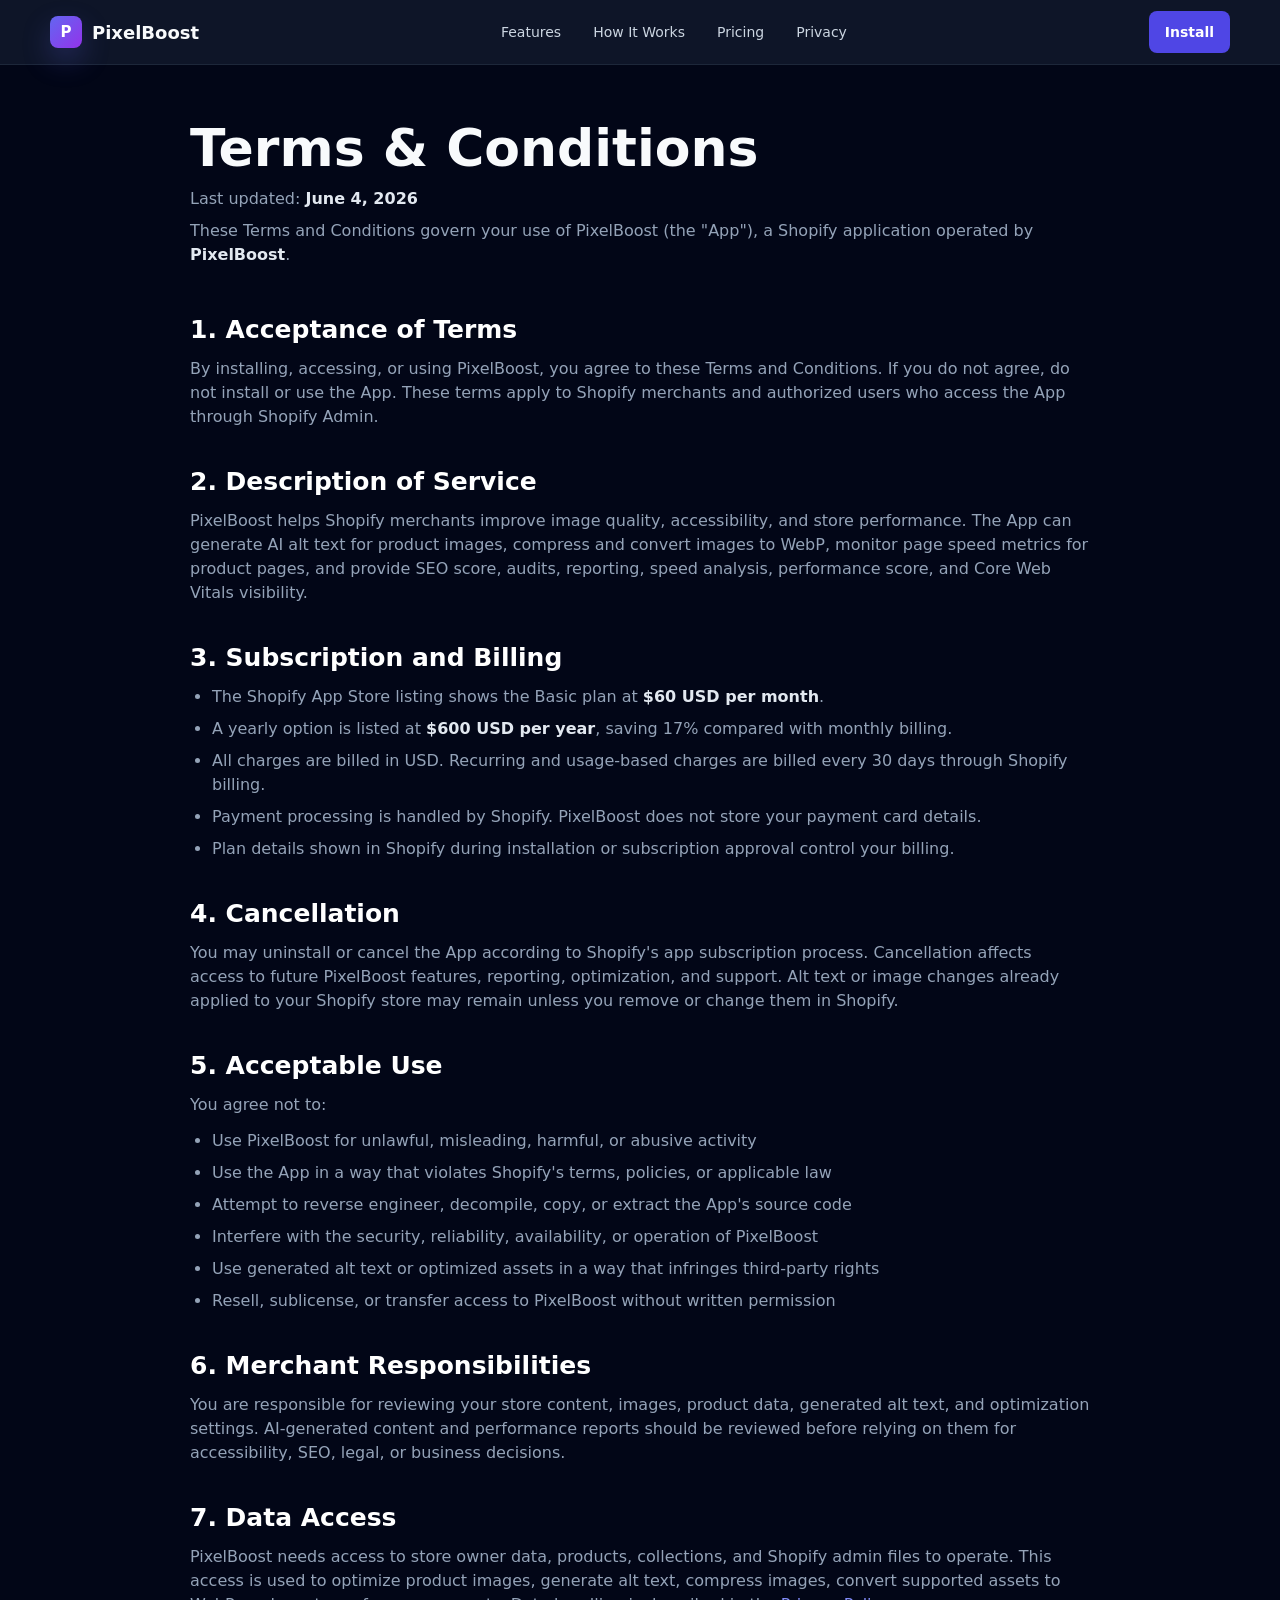
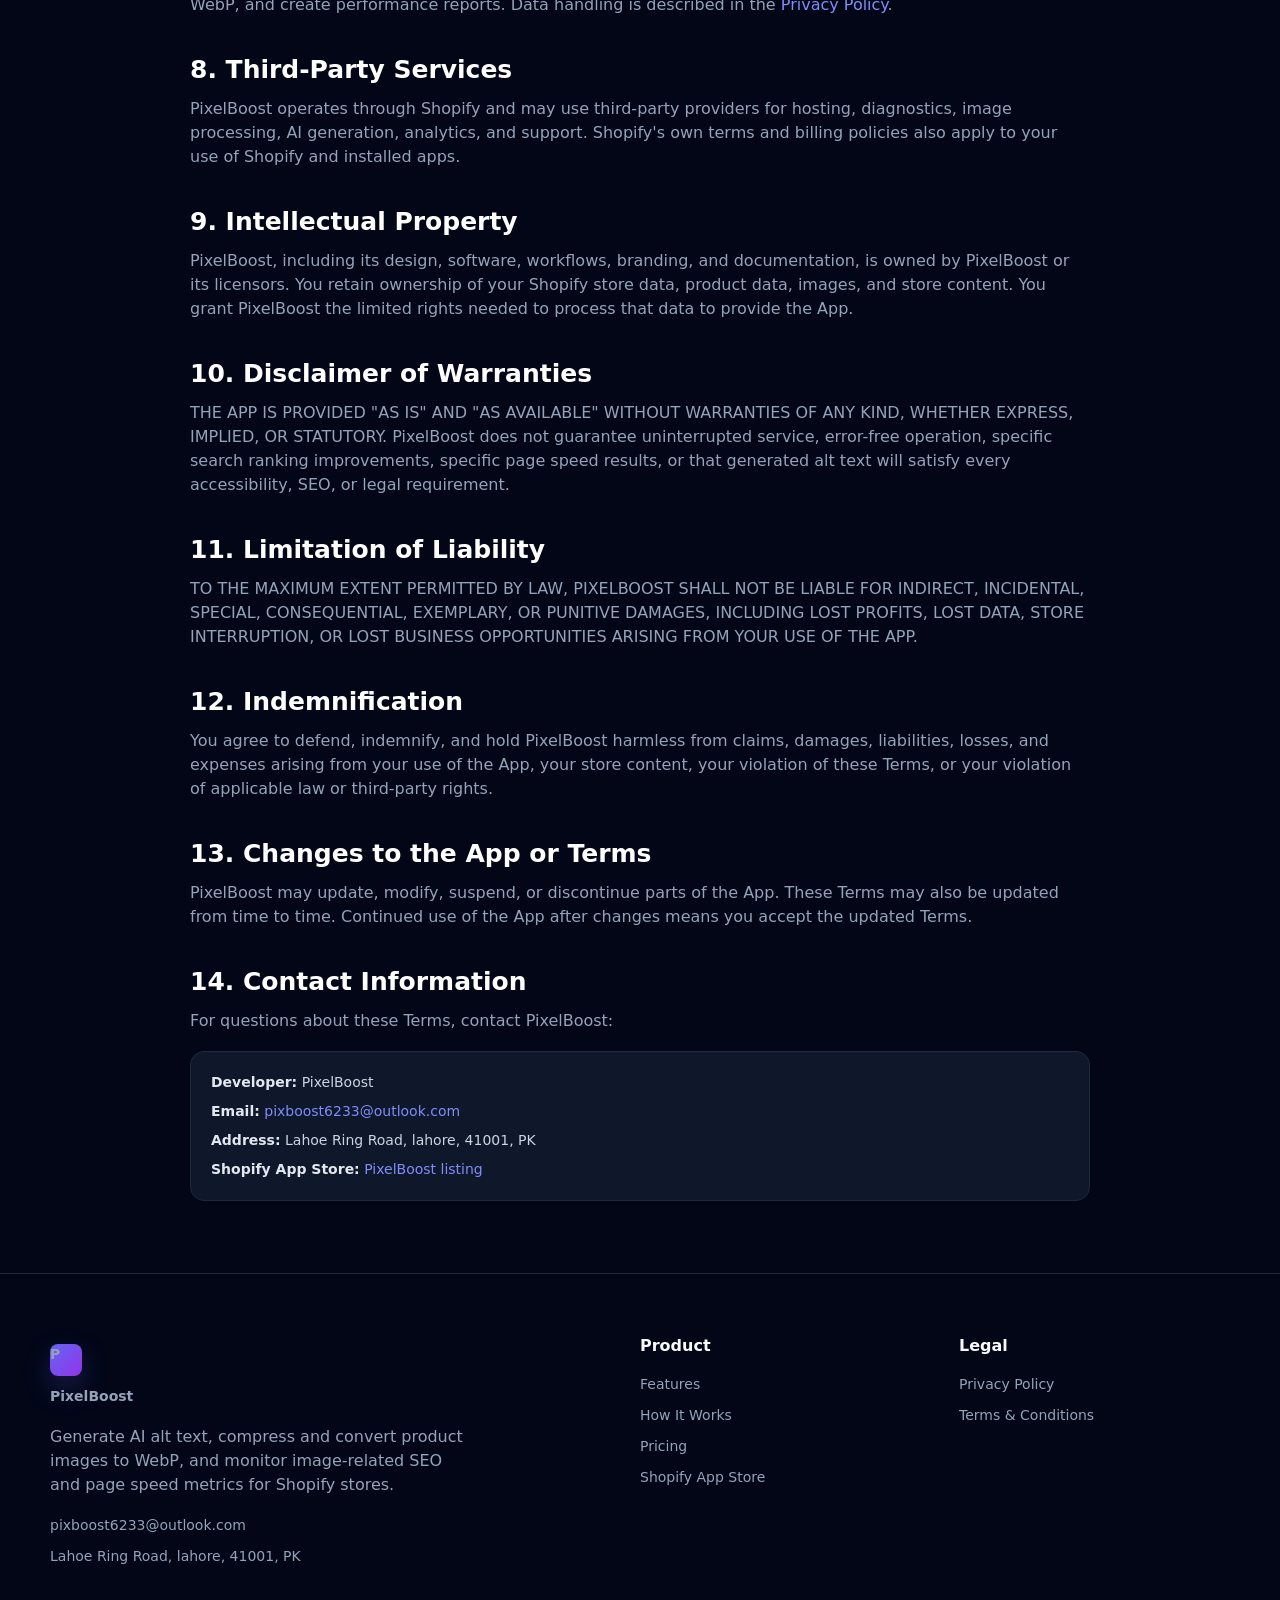
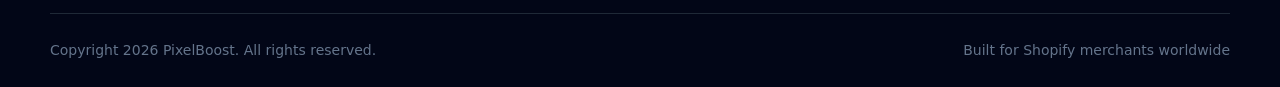
<file: terms.html>
<!DOCTYPE html>
<html lang="en">
  <head>
    <meta charset="UTF-8" />
    <meta name="viewport" content="width=device-width, initial-scale=1.0" />
    <title>Terms &amp; Conditions - PixelBoost</title>
    <meta
      name="description"
      content="Terms and Conditions for PixelBoost, a Shopify app for AI alt text, image optimization, WebP conversion, page speed reporting, and Core Web Vitals monitoring."
    />
    <link rel="icon" href="favicon.ico" sizes="any" />
    <link rel="stylesheet" href="styles.css" />
  </head>
  <body>
    <header class="site-header">
      <nav class="nav-shell" aria-label="Main navigation">
        <a class="brand" href="index.html" aria-label="PixelBoost home">
          <span class="brand-mark">P</span>
          <span>PixelBoost</span>
        </a>

        <button class="menu-button" type="button" aria-expanded="false" aria-controls="nav-menu">
          <span></span>
          <span></span>
          <span></span>
        </button>

        <div class="nav-menu" id="nav-menu">
          <a href="index.html#features">Features</a>
          <a href="index.html#how-it-works">How It Works</a>
          <a href="pricing.html">Pricing</a>
          <a href="privacy.html">Privacy</a>
        </div>

        <a class="nav-cta" href="https://apps.shopify.com/pixelboost" target="_blank" rel="noreferrer">
          Install
        </a>
      </nav>
    </header>

    <main class="legal-main">
      <div class="legal-container">
        <div class="legal-header">
          <h1>Terms &amp; Conditions</h1>
          <p>Last updated: <strong>June 4, 2026</strong></p>
          <p>
            These Terms and Conditions govern your use of PixelBoost (the "App"), a Shopify application operated by
            <strong>PixelBoost</strong>.
          </p>
        </div>

        <div class="legal-content">
          <section class="legal-section">
            <h2>1. Acceptance of Terms</h2>
            <p>
              By installing, accessing, or using PixelBoost, you agree to these Terms and Conditions. If you do not
              agree, do not install or use the App. These terms apply to Shopify merchants and authorized users who
              access the App through Shopify Admin.
            </p>
          </section>

          <section class="legal-section">
            <h2>2. Description of Service</h2>
            <p>
              PixelBoost helps Shopify merchants improve image quality, accessibility, and store performance. The App
              can generate AI alt text for product images, compress and convert images to WebP, monitor page speed
              metrics for product pages, and provide SEO score, audits, reporting, speed analysis, performance score,
              and Core Web Vitals visibility.
            </p>
          </section>

          <section class="legal-section">
            <h2>3. Subscription and Billing</h2>
            <ul>
              <li>
                The Shopify App Store listing shows the Basic plan at <strong>$60 USD per month</strong>.
              </li>
              <li>
                A yearly option is listed at <strong>$600 USD per year</strong>, saving 17% compared with monthly
                billing.
              </li>
              <li>
                All charges are billed in USD. Recurring and usage-based charges are billed every 30 days through
                Shopify billing.
              </li>
              <li>Payment processing is handled by Shopify. PixelBoost does not store your payment card details.</li>
              <li>Plan details shown in Shopify during installation or subscription approval control your billing.</li>
            </ul>
          </section>

          <section class="legal-section">
            <h2>4. Cancellation</h2>
            <p>
              You may uninstall or cancel the App according to Shopify's app subscription process. Cancellation affects
              access to future PixelBoost features, reporting, optimization, and support. Alt text or image changes
              already applied to your Shopify store may remain unless you remove or change them in Shopify.
            </p>
          </section>

          <section class="legal-section">
            <h2>5. Acceptable Use</h2>
            <p>You agree not to:</p>
            <ul>
              <li>Use PixelBoost for unlawful, misleading, harmful, or abusive activity</li>
              <li>Use the App in a way that violates Shopify's terms, policies, or applicable law</li>
              <li>Attempt to reverse engineer, decompile, copy, or extract the App's source code</li>
              <li>Interfere with the security, reliability, availability, or operation of PixelBoost</li>
              <li>Use generated alt text or optimized assets in a way that infringes third-party rights</li>
              <li>Resell, sublicense, or transfer access to PixelBoost without written permission</li>
            </ul>
          </section>

          <section class="legal-section">
            <h2>6. Merchant Responsibilities</h2>
            <p>
              You are responsible for reviewing your store content, images, product data, generated alt text, and
              optimization settings. AI-generated content and performance reports should be reviewed before relying on
              them for accessibility, SEO, legal, or business decisions.
            </p>
          </section>

          <section class="legal-section">
            <h2>7. Data Access</h2>
            <p>
              PixelBoost needs access to store owner data, products, collections, and Shopify admin files to operate.
              This access is used to optimize product images, generate alt text, compress images, convert supported
              assets to WebP, and create performance reports. Data handling is described in the
              <a href="privacy.html">Privacy Policy</a>.
            </p>
          </section>

          <section class="legal-section">
            <h2>8. Third-Party Services</h2>
            <p>
              PixelBoost operates through Shopify and may use third-party providers for hosting, diagnostics, image
              processing, AI generation, analytics, and support. Shopify's own terms and billing policies also apply to
              your use of Shopify and installed apps.
            </p>
          </section>

          <section class="legal-section">
            <h2>9. Intellectual Property</h2>
            <p>
              PixelBoost, including its design, software, workflows, branding, and documentation, is owned by
              PixelBoost or its licensors. You retain ownership of your Shopify store data, product data, images, and
              store content. You grant PixelBoost the limited rights needed to process that data to provide the App.
            </p>
          </section>

          <section class="legal-section">
            <h2>10. Disclaimer of Warranties</h2>
            <p>
              THE APP IS PROVIDED "AS IS" AND "AS AVAILABLE" WITHOUT WARRANTIES OF ANY KIND, WHETHER EXPRESS, IMPLIED,
              OR STATUTORY. PixelBoost does not guarantee uninterrupted service, error-free operation, specific search
              ranking improvements, specific page speed results, or that generated alt text will satisfy every
              accessibility, SEO, or legal requirement.
            </p>
          </section>

          <section class="legal-section">
            <h2>11. Limitation of Liability</h2>
            <p>
              TO THE MAXIMUM EXTENT PERMITTED BY LAW, PIXELBOOST SHALL NOT BE LIABLE FOR INDIRECT, INCIDENTAL, SPECIAL,
              CONSEQUENTIAL, EXEMPLARY, OR PUNITIVE DAMAGES, INCLUDING LOST PROFITS, LOST DATA, STORE INTERRUPTION, OR
              LOST BUSINESS OPPORTUNITIES ARISING FROM YOUR USE OF THE APP.
            </p>
          </section>

          <section class="legal-section">
            <h2>12. Indemnification</h2>
            <p>
              You agree to defend, indemnify, and hold PixelBoost harmless from claims, damages, liabilities, losses,
              and expenses arising from your use of the App, your store content, your violation of these Terms, or your
              violation of applicable law or third-party rights.
            </p>
          </section>

          <section class="legal-section">
            <h2>13. Changes to the App or Terms</h2>
            <p>
              PixelBoost may update, modify, suspend, or discontinue parts of the App. These Terms may also be updated
              from time to time. Continued use of the App after changes means you accept the updated Terms.
            </p>
          </section>

          <section class="legal-section">
            <h2>14. Contact Information</h2>
            <p>For questions about these Terms, contact PixelBoost:</p>
            <div class="contact-card">
              <p><strong>Developer:</strong> PixelBoost</p>
              <p>
                <strong>Email:</strong>
                <a href="mailto:pixboost6233@outlook.com">pixboost6233@outlook.com</a>
              </p>
              <p><strong>Address:</strong> Lahoe Ring Road, lahore, 41001, PK</p>
              <p>
                <strong>Shopify App Store:</strong>
                <a href="https://apps.shopify.com/pixelboost" target="_blank" rel="noreferrer">PixelBoost listing</a>
              </p>
            </div>
          </section>
        </div>
      </div>
    </main>

    <footer class="footer" id="footer">
      <div class="container footer-grid">
        <div class="footer-brand">
          <a class="brand" href="index.html">
            <span class="brand-mark">P</span>
            <span>PixelBoost</span>
          </a>
          <p>
            Generate AI alt text, compress and convert product images to WebP, and monitor image-related SEO and page
            speed metrics for Shopify stores.
          </p>
          <a href="mailto:pixboost6233@outlook.com">pixboost6233@outlook.com</a>
          <span>Lahoe Ring Road, lahore, 41001, PK</span>
        </div>

        <div>
          <h3>Product</h3>
          <a href="index.html#features">Features</a>
          <a href="index.html#how-it-works">How It Works</a>
          <a href="pricing.html">Pricing</a>
          <a href="https://apps.shopify.com/pixelboost" target="_blank" rel="noreferrer">Shopify App Store</a>
        </div>

        <div>
          <h3>Legal</h3>
          <a href="privacy.html">Privacy Policy</a>
          <a href="terms.html">Terms &amp; Conditions</a>
        </div>
      </div>

      <div class="container footer-bottom">
        <p>Copyright 2026 PixelBoost. All rights reserved.</p>
        <p>Built for Shopify merchants worldwide</p>
      </div>
    </footer>

    <script src="script.js"></script>
  </body>
</html>
</file>
<file: styles.css>
:root {
  color-scheme: dark;
  --bg: #020617;
  --bg-soft: #0f172a;
  --bg-card: #111827;
  --bg-card-light: #1e293b;
  --line: #1f2937;
  --line-bright: #334155;
  --text: #f8fafc;
  --muted: #94a3b8;
  --muted-dark: #64748b;
  --indigo: #6366f1;
  --indigo-dark: #4f46e5;
  --purple: #9333ea;
  --emerald: #34d399;
  --red: #f87171;
  --amber: #facc15;
  --radius: 8px;
  --radius-lg: 14px;
  --shadow: 0 24px 80px rgba(0, 0, 0, 0.36);
}

* {
  box-sizing: border-box;
}

html {
  scroll-behavior: smooth;
}

body {
  margin: 0;
  min-height: 100vh;
  background: var(--bg);
  color: var(--text);
  font-family: Inter, ui-sans-serif, system-ui, -apple-system, BlinkMacSystemFont, "Segoe UI", sans-serif;
  line-height: 1.5;
}

a {
  color: inherit;
  text-decoration: none;
}

button,
input,
textarea,
select {
  font: inherit;
}

.container {
  width: min(100% - 32px, 1180px);
  margin: 0 auto;
}

.site-header {
  position: fixed;
  inset: 0 0 auto;
  z-index: 20;
  border-bottom: 1px solid rgba(30, 41, 59, 0.95);
  background: rgba(15, 23, 42, 0.94);
  backdrop-filter: blur(14px);
}

.nav-shell {
  width: min(100% - 32px, 1180px);
  min-height: 64px;
  margin: 0 auto;
  display: grid;
  grid-template-columns: auto 1fr auto;
  align-items: center;
  gap: 28px;
}

.brand {
  display: inline-flex;
  align-items: center;
  gap: 10px;
  font-size: 18px;
  font-weight: 800;
}

.brand-mark {
  width: 32px;
  height: 32px;
  display: inline-grid;
  place-items: center;
  border-radius: 8px;
  background: linear-gradient(135deg, var(--indigo), var(--purple));
  color: #fff;
  font-size: 15px;
  font-weight: 900;
  box-shadow: 0 12px 28px rgba(99, 102, 241, 0.25);
}

.nav-menu {
  display: flex;
  align-items: center;
  justify-content: center;
  gap: 32px;
}

.nav-menu a {
  color: #cbd5e1;
  font-size: 14px;
  transition: color 160ms ease;
}

.nav-menu a:hover,
.footer a:hover {
  color: #fff;
}

.nav-cta,
.button {
  display: inline-flex;
  align-items: center;
  justify-content: center;
  gap: 10px;
  min-height: 42px;
  border: 0;
  border-radius: var(--radius);
  cursor: pointer;
  font-weight: 800;
  transition: transform 160ms ease, background-color 160ms ease, border-color 160ms ease;
}

.nav-cta {
  padding: 0 16px;
  background: var(--indigo-dark);
  color: #fff;
  font-size: 14px;
}

.nav-cta:hover,
.button-primary:hover {
  background: var(--indigo);
  transform: translateY(-1px);
}

.menu-button {
  display: none;
  width: 42px;
  height: 42px;
  place-items: center;
  border: 1px solid var(--line-bright);
  border-radius: var(--radius);
  background: rgba(15, 23, 42, 0.75);
  color: #fff;
}

.menu-button span {
  display: block;
  width: 18px;
  height: 2px;
  margin: 3px auto;
  border-radius: 10px;
  background: #cbd5e1;
}

.section-glow {
  position: relative;
  overflow: hidden;
  background:
    radial-gradient(circle at 82% 10%, rgba(99, 102, 241, 0.22), transparent 30%),
    radial-gradient(circle at 12% 88%, rgba(147, 51, 234, 0.18), transparent 34%),
    linear-gradient(180deg, #0f172a 0%, #020617 100%);
}

.hero {
  padding: 128px 0 96px;
}

.hero-inner {
  position: relative;
  z-index: 1;
  text-align: center;
}

.eyebrow {
  display: inline-flex;
  margin: 0 0 22px;
  padding: 7px 14px;
  border: 1px solid rgba(99, 102, 241, 0.38);
  border-radius: 999px;
  background: rgba(99, 102, 241, 0.1);
  color: #c4b5fd;
  font-size: 12px;
  font-weight: 800;
}

h1,
h2,
h3,
p {
  margin-top: 0;
}

h1 {
  max-width: 900px;
  margin: 0 auto 24px;
  font-size: clamp(48px, 8vw, 84px);
  line-height: 1.05;
  font-weight: 900;
}

h1 span,
.section-heading h2 span,
.gradient-text {
  display: inline-block;
  background: linear-gradient(135deg, #818cf8 0%, #c084fc 55%, #f472b6 100%);
  -webkit-background-clip: text;
  background-clip: text;
  color: transparent;
}

.hero-copy {
  max-width: 710px;
  margin: 0 auto 34px;
  color: #cbd5e1;
  font-size: 20px;
}

.hero-actions {
  display: flex;
  align-items: center;
  justify-content: center;
  gap: 16px;
  flex-wrap: wrap;
}

.button {
  min-width: 180px;
  padding: 14px 24px;
  font-size: 16px;
}

.button-primary {
  background: var(--indigo-dark);
  color: #fff;
  box-shadow: 0 18px 36px rgba(79, 70, 229, 0.22);
}

.button-secondary {
  border: 1px solid rgba(255, 255, 255, 0.16);
  background: rgba(255, 255, 255, 0.08);
  color: #fff;
}

.button-secondary:hover {
  border-color: rgba(255, 255, 255, 0.28);
  background: rgba(255, 255, 255, 0.13);
}

.muted-note {
  margin: 14px 0 0;
  color: var(--muted-dark);
  font-size: 14px;
}

.dashboard-preview {
  max-width: 920px;
  margin: 64px auto 0;
  overflow: hidden;
  border: 1px solid var(--line-bright);
  border-radius: var(--radius-lg);
  background: #1e293b;
  box-shadow: var(--shadow);
  text-align: left;
}

.product-shot {
  overflow: hidden;
  margin: 24px 24px 0;
  border: 1px solid rgba(51, 65, 85, 0.68);
  border-radius: var(--radius);
  background: #020617;
}

.product-shot img {
  display: block;
  width: 100%;
  aspect-ratio: 16 / 9;
  object-fit: cover;
}

.window-bar {
  min-height: 45px;
  display: flex;
  align-items: center;
  gap: 8px;
  padding: 0 16px;
  border-bottom: 1px solid var(--line-bright);
  background: #0f172a;
}

.dot {
  width: 12px;
  height: 12px;
  border-radius: 999px;
}

.dot-red {
  background: #ef4444;
}

.dot-yellow {
  background: #eab308;
}

.dot-green {
  background: #22c55e;
}

.window-title {
  margin-left: 12px;
  color: var(--muted-dark);
  font-size: 12px;
}

.metrics-grid {
  display: grid;
  grid-template-columns: repeat(3, 1fr);
  gap: 16px;
  padding: 24px;
}

.metric-card,
.activity-panel,
.feature-card,
.step-card,
.impact-card {
  border: 1px solid rgba(51, 65, 85, 0.68);
  border-radius: var(--radius-lg);
  background: rgba(15, 23, 42, 0.64);
}

.metric-card {
  padding: 18px;
}

.metric-card p,
.metric-card span,
.activity-row p,
.mini-grid p {
  color: var(--muted-dark);
  font-size: 12px;
}

.metric-card p {
  margin-bottom: 6px;
}

.metric-card strong {
  display: block;
  color: #818cf8;
  font-size: 28px;
}

.green {
  color: var(--emerald) !important;
}

.purple {
  color: #c084fc !important;
}

.red {
  color: var(--red) !important;
}

.activity-panel {
  margin: 0 24px 24px;
  padding: 16px;
  background: rgba(15, 23, 42, 0.38);
}

.activity-heading,
.activity-row,
.bar-label,
.impact-heading {
  display: flex;
  align-items: center;
  justify-content: space-between;
  gap: 12px;
}

.activity-heading {
  margin-bottom: 14px;
  color: #cbd5e1;
  font-size: 14px;
  font-weight: 800;
}

.activity-heading a,
.impact-heading span {
  color: #818cf8;
  font-size: 12px;
}

.activity-row {
  align-items: flex-start;
  padding: 10px 0;
}

.activity-row + .activity-row {
  border-top: 1px solid rgba(51, 65, 85, 0.42);
}

.activity-row div {
  min-width: 0;
  flex: 1;
}

.activity-row strong {
  display: block;
  color: #cbd5e1;
  font-size: 13px;
}

.activity-row p {
  margin: 2px 0 0;
  overflow: hidden;
  text-overflow: ellipsis;
  white-space: nowrap;
}

.image-chip {
  width: 32px;
  height: 32px;
  flex: 0 0 32px;
  border-radius: 8px;
  background:
    linear-gradient(135deg, rgba(148, 163, 184, 0.18), rgba(148, 163, 184, 0.04)),
    repeating-linear-gradient(135deg, transparent 0 5px, rgba(255, 255, 255, 0.04) 5px 10px);
}

.status {
  flex: 0 0 auto;
  padding: 3px 8px;
  border-radius: 999px;
  font-size: 12px;
  font-weight: 800;
}

.done {
  background: rgba(16, 185, 129, 0.14);
  color: var(--emerald);
}

.processing {
  background: rgba(250, 204, 21, 0.14);
  color: var(--amber);
}

.stat-strip {
  border-top: 1px solid var(--line);
  border-bottom: 1px solid var(--line);
  background: #0f172a;
  padding: 38px 0;
}

.stats-grid {
  display: grid;
  grid-template-columns: repeat(4, 1fr);
  gap: 20px;
}

.stat-item {
  text-align: center;
}

.stat-icon {
  display: inline-grid;
  place-items: center;
  width: 30px;
  height: 30px;
  margin-bottom: 6px;
  border-radius: 8px;
  background: rgba(99, 102, 241, 0.16);
  color: #818cf8;
  font-size: 13px;
  font-weight: 900;
}

.stat-item strong {
  display: block;
  font-size: 32px;
  line-height: 1.1;
}

.stat-item p {
  margin: 4px 0 0;
  color: var(--muted);
  font-size: 14px;
}

.section {
  padding: 96px 0;
  background: var(--bg);
}

.alt-section,
.pricing-section {
  background: #0f172a;
}

.section-heading {
  max-width: 740px;
  margin: 0 auto 56px;
  text-align: center;
}

.section-heading.align-left {
  margin-left: 0;
  text-align: left;
}

.section-heading h2 {
  margin-bottom: 14px;
  color: #fff;
  font-size: clamp(32px, 4vw, 46px);
  line-height: 1.12;
  font-weight: 900;
}

.section-heading p {
  margin-bottom: 0;
  color: var(--muted);
  font-size: 18px;
}

.feature-grid {
  display: grid;
  grid-template-columns: repeat(3, 1fr);
  gap: 24px;
}

.feature-card {
  padding: 24px;
  transition: transform 180ms ease, border-color 180ms ease;
}

.feature-card:hover {
  border-color: rgba(99, 102, 241, 0.62);
  transform: translateY(-4px);
}

.feature-icon {
  width: 42px;
  height: 42px;
  display: inline-grid;
  place-items: center;
  margin-bottom: 16px;
  border-radius: 10px;
  color: #fff;
  font-size: 13px;
  font-weight: 900;
}

.gradient-one {
  background: linear-gradient(135deg, var(--indigo), var(--purple));
}

.gradient-two {
  background: linear-gradient(135deg, #10b981, #059669);
}

.gradient-three {
  background: linear-gradient(135deg, #f97316, #dc2626);
}

.gradient-four {
  background: linear-gradient(135deg, #06b6d4, #2563eb);
}

.gradient-five {
  background: linear-gradient(135deg, #f97316, #f59e0b);
}

.gradient-six {
  background: linear-gradient(135deg, #ec4899, #e11d48);
}

.feature-card h3,
.step-card h3 {
  margin-bottom: 8px;
  color: #fff;
  font-size: 19px;
}

.feature-card p,
.step-card p,
.check-list {
  color: var(--muted);
  font-size: 15px;
}

.feature-card p,
.step-card p {
  margin-bottom: 0;
}

.steps-grid {
  display: grid;
  grid-template-columns: repeat(4, 1fr);
  gap: 22px;
}

.step-card {
  position: relative;
  padding: 28px 22px;
  background: rgba(2, 6, 23, 0.5);
}

.step-card span {
  display: inline-grid;
  place-items: center;
  width: 44px;
  height: 44px;
  margin-bottom: 18px;
  border-radius: 999px;
  background: rgba(99, 102, 241, 0.14);
  color: #a5b4fc;
  font-weight: 900;
}

.seo-grid {
  display: grid;
  grid-template-columns: minmax(0, 1fr) minmax(320px, 520px);
  align-items: center;
  gap: 54px;
}

.check-list {
  display: grid;
  gap: 14px;
  margin: 0 0 28px;
  padding: 0;
  list-style: none;
}

.check-list li {
  position: relative;
  padding-left: 30px;
}

.check-list li::before,
.pricing-card li::before {
  content: "";
  position: absolute;
  left: 0;
  top: 8px;
  width: 14px;
  height: 14px;
  border-radius: 999px;
  background: linear-gradient(135deg, var(--indigo), var(--emerald));
  box-shadow: 0 0 0 4px rgba(99, 102, 241, 0.1);
}

.impact-card {
  padding: 26px;
  background: #0f172a;
}

.impact-heading {
  margin-bottom: 22px;
}

.impact-heading h3 {
  margin: 0;
  font-size: 18px;
}

.impact-heading span {
  padding: 4px 8px;
  border-radius: 999px;
  background: rgba(99, 102, 241, 0.12);
}

.review-card {
  margin-bottom: 24px;
  padding: 18px;
  border: 1px solid rgba(51, 65, 85, 0.68);
  border-radius: var(--radius);
  background: rgba(2, 6, 23, 0.42);
}

.review-card p {
  margin-bottom: 14px;
  color: var(--muted);
  font-size: 15px;
}

.review-card strong,
.review-card span {
  display: block;
}

.review-card strong {
  color: #fff;
  font-size: 14px;
}

.review-card span {
  margin-top: 3px;
  color: var(--muted-dark);
  font-size: 12px;
}

.bar-row + .bar-row {
  margin-top: 18px;
}

.bar-label {
  margin-bottom: 7px;
  color: var(--muted);
  font-size: 13px;
}

.bar-track {
  overflow: hidden;
  height: 9px;
  border-radius: 999px;
  background: #1e293b;
}

.bar-fill {
  display: block;
  height: 100%;
  border-radius: inherit;
}

.red-fill {
  background: rgba(248, 113, 113, 0.72);
}

.green-fill {
  background: linear-gradient(90deg, var(--indigo), var(--emerald));
}

.mini-grid {
  display: grid;
  grid-template-columns: repeat(2, 1fr);
  gap: 14px;
  margin-top: 24px;
}

.mini-grid div {
  min-height: 82px;
  padding: 14px;
  border-radius: var(--radius);
  background: #1e293b;
}

.mini-grid p {
  margin-bottom: 8px;
}

.mini-grid strong {
  color: var(--emerald);
  font-size: 14px;
}

.mini-grid s {
  color: var(--red);
}

.pricing-container {
  max-width: 760px;
}

.pricing-card {
  max-width: 470px;
  margin: 0 auto;
  padding: 34px;
  border-radius: var(--radius-lg);
  background: linear-gradient(135deg, var(--indigo-dark), var(--purple));
  color: #fff;
  text-align: center;
  box-shadow: 0 28px 70px rgba(79, 70, 229, 0.28);
}

.price {
  margin-bottom: 4px;
  font-size: 58px;
  line-height: 1;
  font-weight: 950;
}

.price span {
  font-size: 24px;
  font-weight: 500;
}

.pricing-card > p {
  color: #c4b5fd;
}

.pricing-card ul {
  width: min(100%, 310px);
  display: grid;
  gap: 11px;
  margin: 26px auto;
  padding: 0;
  list-style: none;
  text-align: left;
}

.pricing-card li {
  position: relative;
  padding-left: 28px;
  font-size: 14px;
}

.pricing-card li::before {
  top: 5px;
  background: #c4b5fd;
  box-shadow: none;
}

.price-button {
  background: #fff;
  color: var(--indigo-dark);
}

.price-button:hover {
  background: #eef2ff;
  transform: translateY(-1px);
}

.pricing-card small,
.final-cta small {
  display: block;
  margin-top: 12px;
  color: rgba(221, 214, 254, 0.82);
}

.pricing-page-hero {
  padding: 128px 0 72px;
  text-align: center;
}

.pricing-page-hero h1 {
  max-width: 820px;
}

.pricing-detail-section {
  padding: 80px 0;
  background: var(--bg);
}

.pricing-detail-card {
  max-width: 680px;
  margin: 0 auto;
  padding: 34px;
  border-radius: var(--radius-lg);
  background: linear-gradient(135deg, var(--indigo-dark), var(--purple));
  box-shadow: 0 30px 80px rgba(79, 70, 229, 0.28);
}

.plan-label {
  display: inline-block;
  margin-bottom: 18px;
  padding: 6px 12px;
  border-radius: 999px;
  background: rgba(255, 255, 255, 0.14);
  color: #e0e7ff;
  font-size: 12px;
  font-weight: 900;
  text-transform: uppercase;
}

.pricing-detail-card h2 {
  margin-bottom: 10px;
  font-size: 32px;
}

.pricing-detail-card .price {
  margin-bottom: 8px;
}

.pricing-detail-card > p {
  color: #ddd6fe;
}

.included-grid {
  display: grid;
  grid-template-columns: repeat(2, 1fr);
  gap: 12px 18px;
  margin: 28px 0 30px;
  padding: 0;
  list-style: none;
}

.included-grid li {
  position: relative;
  padding-left: 26px;
  color: #fff;
  font-size: 14px;
}

.included-grid li::before {
  content: "";
  position: absolute;
  left: 0;
  top: 6px;
  width: 13px;
  height: 13px;
  border-radius: 999px;
  background: #c4b5fd;
}

.pricing-badges {
  max-width: 680px;
  display: grid;
  grid-template-columns: repeat(3, 1fr);
  gap: 16px;
  margin: 24px auto 0;
}

.pricing-badge,
.faq-card {
  border: 1px solid var(--line);
  border-radius: var(--radius-lg);
  background: #0f172a;
}

.pricing-badge {
  padding: 18px 14px;
  text-align: center;
}

.pricing-badge strong {
  display: block;
  color: #fff;
  font-size: 13px;
}

.pricing-badge span {
  display: block;
  margin-top: 3px;
  color: var(--muted-dark);
  font-size: 12px;
}

.compare-section {
  padding: 80px 0;
  background: #0f172a;
}

.comparison-wrap {
  overflow-x: auto;
}

.comparison-table {
  width: 100%;
  min-width: 640px;
  border-collapse: collapse;
  font-size: 14px;
}

.comparison-table th,
.comparison-table td {
  padding: 16px;
  border-bottom: 1px solid rgba(51, 65, 85, 0.55);
}

.comparison-table th {
  color: var(--muted);
  text-align: left;
  font-weight: 700;
}

.comparison-table th:nth-child(2),
.comparison-table th:nth-child(3),
.comparison-table td:nth-child(2),
.comparison-table td:nth-child(3) {
  text-align: center;
}

.comparison-table th:nth-child(3),
.comparison-table td:nth-child(3) {
  background: rgba(79, 70, 229, 0.12);
}

.comparison-table td:first-child {
  color: #cbd5e1;
}

.comparison-table td:nth-child(2) {
  color: var(--muted-dark);
}

.comparison-table td:nth-child(3) {
  color: var(--emerald);
  font-weight: 800;
}

.faq-section {
  padding: 88px 0;
  background: var(--bg);
}

.faq-list {
  max-width: 780px;
  display: grid;
  gap: 16px;
  margin: 0 auto;
}

.faq-card {
  padding: 24px;
}

.faq-card h3 {
  margin-bottom: 8px;
  font-size: 18px;
}

.faq-card p {
  margin-bottom: 0;
  color: var(--muted);
  font-size: 15px;
}

.final-cta {
  padding: 94px 0;
  text-align: center;
}

.final-cta h2 {
  max-width: 760px;
  margin: 0 auto 18px;
  font-size: clamp(34px, 5vw, 58px);
  line-height: 1.08;
}

.final-cta p {
  margin-bottom: 30px;
  color: #cbd5e1;
  font-size: 20px;
}

.large-button {
  min-height: 58px;
  min-width: min(100%, 330px);
  padding-inline: 30px;
  font-size: 19px;
}

.footer {
  border-top: 1px solid var(--line);
  background: var(--bg);
  padding: 60px 0 26px;
}

.legal-main {
  min-height: 100vh;
  padding: 120px 0 72px;
  background: var(--bg);
}

.legal-container {
  width: min(100% - 32px, 900px);
  margin: 0 auto;
}

.legal-header {
  margin-bottom: 48px;
}

.legal-header h1 {
  margin: 0 0 10px;
  font-size: clamp(36px, 6vw, 52px);
  line-height: 1.1;
}

.legal-header p {
  margin-bottom: 8px;
  color: var(--muted);
}

.legal-header strong,
.legal-section strong,
.contact-card strong {
  color: #e2e8f0;
}

.legal-content {
  display: grid;
  gap: 38px;
}

.legal-section h2 {
  margin-bottom: 12px;
  color: #fff;
  font-size: 25px;
  line-height: 1.2;
}

.legal-section h3 {
  margin: 20px 0 8px;
  color: #fff;
  font-size: 18px;
}

.legal-section p,
.legal-section li {
  color: var(--muted);
}

.legal-section p {
  margin-bottom: 0;
}

.legal-section ul {
  display: grid;
  gap: 8px;
  margin: 12px 0 0;
  padding-left: 22px;
}

.legal-section a,
.text-link {
  color: #818cf8;
}

.legal-section a:hover,
.text-link:hover {
  color: #a5b4fc;
}

.contact-card {
  display: grid;
  gap: 8px;
  margin-top: 18px;
  padding: 20px;
  border: 1px solid var(--line);
  border-radius: var(--radius-lg);
  background: #0f172a;
}

.contact-card p {
  margin: 0;
  color: #cbd5e1;
  font-size: 14px;
}

.footer-grid {
  display: grid;
  grid-template-columns: minmax(0, 2fr) 1fr 1fr;
  gap: 48px;
}

.footer-brand p {
  max-width: 420px;
  margin: 18px 0;
  color: var(--muted);
}

.footer-brand a:not(.brand),
.footer-brand span,
.footer-grid div > a {
  display: block;
  margin-top: 10px;
  color: var(--muted);
  font-size: 14px;
}

.footer h3 {
  margin-bottom: 16px;
  font-size: 16px;
}

.footer-bottom {
  display: flex;
  align-items: center;
  justify-content: space-between;
  gap: 20px;
  margin-top: 46px;
  padding-top: 26px;
  border-top: 1px solid var(--line);
  color: var(--muted-dark);
  font-size: 14px;
}

.footer-bottom p {
  margin: 0;
}

@media (max-width: 900px) {
  .nav-shell {
    grid-template-columns: auto auto;
  }

  .menu-button {
    display: block;
    justify-self: end;
  }

  .nav-menu,
  .nav-cta {
    display: none;
  }

  .nav-shell.menu-open .nav-menu {
    grid-column: 1 / -1;
    display: grid;
    gap: 4px;
    width: 100%;
    padding: 0 0 16px;
  }

  .nav-shell.menu-open .nav-menu a {
    padding: 11px 0;
  }

  .hero {
    padding-top: 112px;
  }

  .metrics-grid,
  .feature-grid,
  .steps-grid,
  .seo-grid,
  .footer-grid {
    grid-template-columns: 1fr;
  }

  .stats-grid {
    grid-template-columns: repeat(2, 1fr);
  }

  .included-grid,
  .pricing-badges {
    grid-template-columns: 1fr;
  }

  .section-heading.align-left {
    text-align: center;
  }

  .seo-grid {
    gap: 36px;
  }
}

@media (max-width: 620px) {
  .container,
  .nav-shell {
    width: min(100% - 24px, 1180px);
  }

  .hero {
    padding-bottom: 72px;
  }

  h1 {
    font-size: 46px;
  }

  .hero-copy,
  .section-heading p,
  .final-cta p {
    font-size: 16px;
  }

  .button,
  .hero-actions {
    width: 100%;
  }

  .dashboard-preview {
    margin-top: 44px;
  }

  .window-title {
    overflow: hidden;
    text-overflow: ellipsis;
    white-space: nowrap;
  }

  .metrics-grid {
    padding: 16px;
  }

  .product-shot {
    margin: 16px 16px 0;
  }

  .activity-panel {
    margin: 0 16px 16px;
  }

  .activity-row {
    display: grid;
    grid-template-columns: 32px minmax(0, 1fr);
  }

  .activity-row .status {
    grid-column: 2;
    width: max-content;
    margin-top: 4px;
  }

  .stats-grid,
  .mini-grid {
    grid-template-columns: 1fr;
  }

  .section {
    padding: 72px 0;
  }

  .pricing-card {
    padding: 28px 22px;
  }

  .pricing-detail-card {
    padding: 28px 22px;
  }

  .legal-container {
    width: min(100% - 24px, 900px);
  }

  .footer-bottom {
    flex-direction: column;
    align-items: flex-start;
  }
}
</file>
